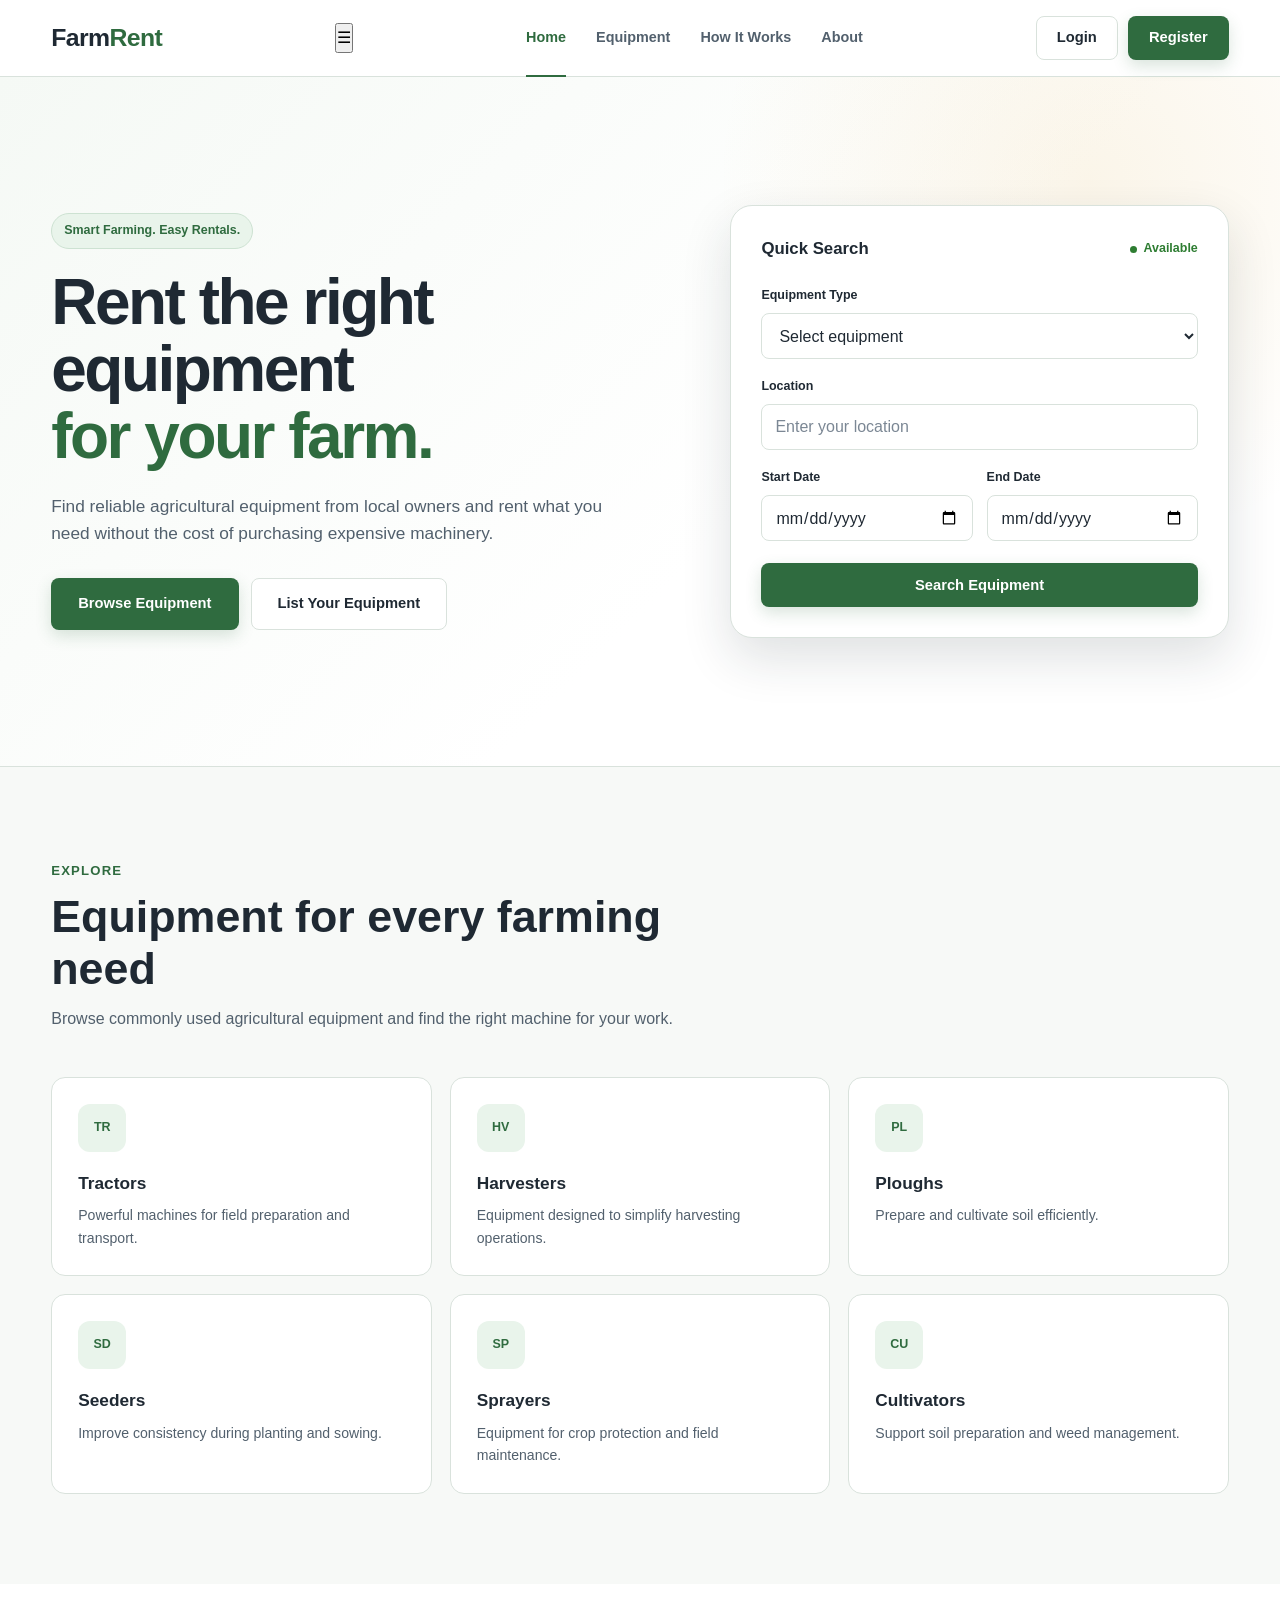
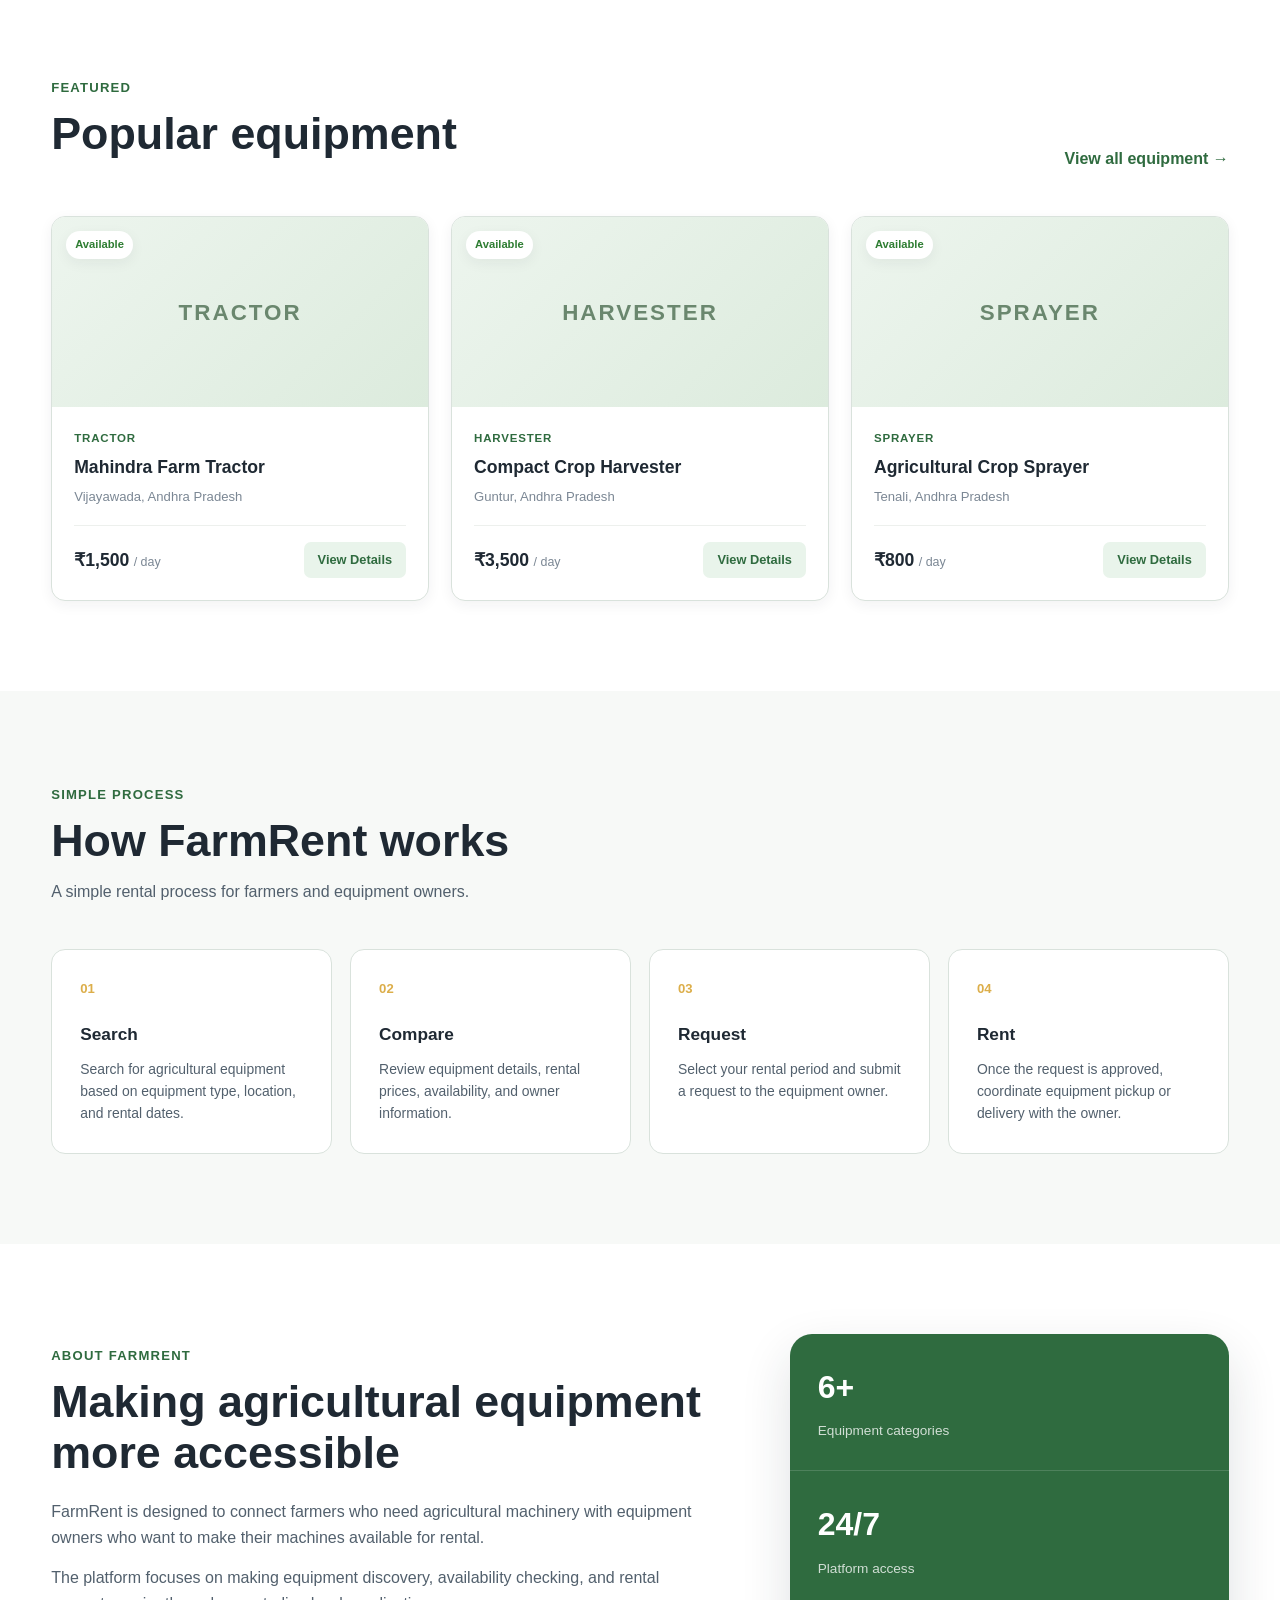
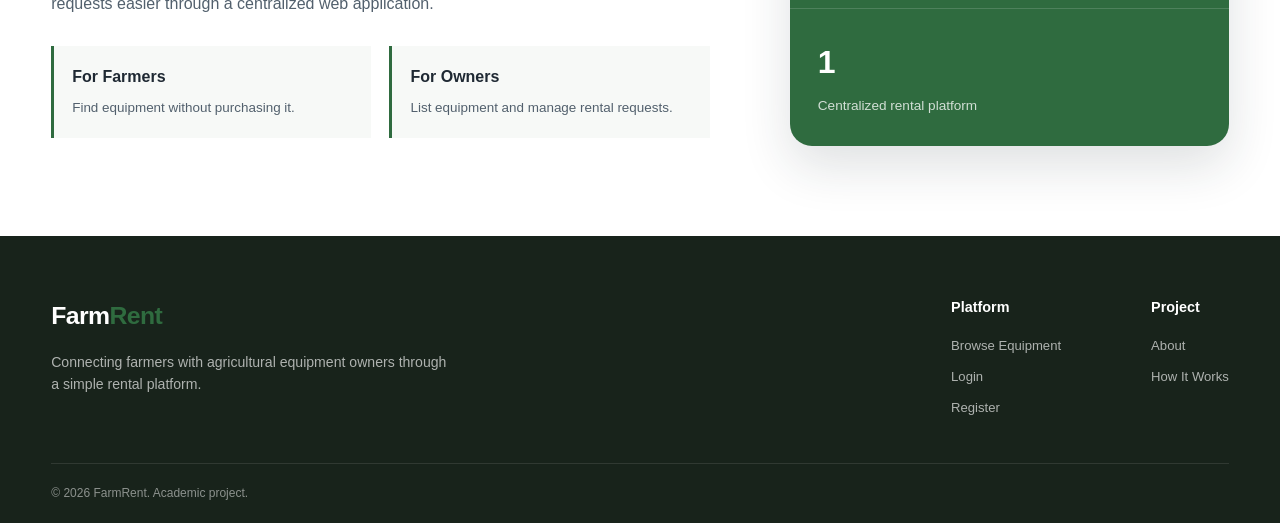
<file: frontend/index.html>
<!DOCTYPE html>
<html lang="en">
<head>
    <meta charset="UTF-8">
    <meta name="viewport" content="width=device-width, initial-scale=1.0">

    <title>FarmRent | Farm Equipment Rental Platform</title>

    <meta
        name="description"
        content="A platform connecting farmers with equipment owners for convenient farm equipment rentals."
    >

    <link rel="stylesheet" href="css/style.css">
</head>

<body>

    <!-- =========================
         Navigation
    ========================== -->

    <header class="navbar">
        <div class="container nav-content">

            <a href="index.html" class="logo">
                Farm<span>Rent</span>
            </a>

            <nav class="nav-links">
                <a href="index.html" class="active">Home</a>
                <a href="equipment.html">Equipment</a>
                <a href="#how-it-works">How It Works</a>
                <a href="#about">About</a>
            </nav>

            <div class="nav-actions">
                <a href="login.html" class="btn btn-outline">Login</a>
                <a href="register.html" class="btn btn-primary">Register</a>
            </div>

        </div>
    </header>


    <!-- =========================
         Hero Section
    ========================== -->

    <main>

        <section class="hero">
            <div class="container hero-content">

                <div class="hero-text">

                    <span class="hero-badge">
                        Smart Farming. Easy Rentals.
                    </span>

                    <h1>
                        Rent the right equipment
                        <span>for your farm.</span>
                    </h1>

                    <p>
                        Find reliable agricultural equipment from local owners
                        and rent what you need without the cost of purchasing
                        expensive machinery.
                    </p>

                    <div class="hero-actions">
                        <a href="equipment.html" class="btn btn-primary btn-large">
                            Browse Equipment
                        </a>

                        <a href="register.html" class="btn btn-outline btn-large">
                            List Your Equipment
                        </a>
                    </div>

                </div>

                <div class="hero-card">

                    <div class="hero-card-header">
                        <span>Quick Search</span>
                        <span class="status-dot">Available</span>
                    </div>

                    <form id="quickSearchForm" class="search-form">

                        <div class="form-group">
                            <label for="equipmentType">
                                Equipment Type
                            </label>

                            <select id="equipmentType" name="equipmentType">
                                <option value="">Select equipment</option>
                                <option value="tractor">Tractor</option>
                                <option value="harvester">Harvester</option>
                                <option value="plough">Plough</option>
                                <option value="seeder">Seeder</option>
                                <option value="sprayer">Sprayer</option>
                                <option value="cultivator">Cultivator</option>
                            </select>
                        </div>

                        <div class="form-group">
                            <label for="location">
                                Location
                            </label>

                            <input
                                type="text"
                                id="location"
                                name="location"
                                placeholder="Enter your location"
                            >
                        </div>

                        <div class="search-row">

                            <div class="form-group">
                                <label for="startDate">
                                    Start Date
                                </label>

                                <input
                                    type="date"
                                    id="startDate"
                                    name="startDate"
                                >
                            </div>

                            <div class="form-group">
                                <label for="endDate">
                                    End Date
                                </label>

                                <input
                                    type="date"
                                    id="endDate"
                                    name="endDate"
                                >
                            </div>

                        </div>

                        <button
                            type="submit"
                            class="btn btn-primary search-button"
                        >
                            Search Equipment
                        </button>

                    </form>

                </div>

            </div>
        </section>


        <!-- =========================
             Categories
        ========================== -->

        <section class="categories section">
            <div class="container">

                <div class="section-heading">
                    <span class="section-label">Explore</span>

                    <h2>
                        Equipment for every farming need
                    </h2>

                    <p>
                        Browse commonly used agricultural equipment and
                        find the right machine for your work.
                    </p>
                </div>

                <div class="category-grid">

                    <a href="equipment.html?category=tractor"
                       class="category-card">
                        <div class="category-icon">TR</div>
                        <h3>Tractors</h3>
                        <p>Powerful machines for field preparation and transport.</p>
                    </a>

                    <a href="equipment.html?category=harvester"
                       class="category-card">
                        <div class="category-icon">HV</div>
                        <h3>Harvesters</h3>
                        <p>Equipment designed to simplify harvesting operations.</p>
                    </a>

                    <a href="equipment.html?category=plough"
                       class="category-card">
                        <div class="category-icon">PL</div>
                        <h3>Ploughs</h3>
                        <p>Prepare and cultivate soil efficiently.</p>
                    </a>

                    <a href="equipment.html?category=seeder"
                       class="category-card">
                        <div class="category-icon">SD</div>
                        <h3>Seeders</h3>
                        <p>Improve consistency during planting and sowing.</p>
                    </a>

                    <a href="equipment.html?category=sprayer"
                       class="category-card">
                        <div class="category-icon">SP</div>
                        <h3>Sprayers</h3>
                        <p>Equipment for crop protection and field maintenance.</p>
                    </a>

                    <a href="equipment.html?category=cultivator"
                       class="category-card">
                        <div class="category-icon">CU</div>
                        <h3>Cultivators</h3>
                        <p>Support soil preparation and weed management.</p>
                    </a>

                </div>

            </div>
        </section>


        <!-- =========================
             Featured Equipment
        ========================== -->

        <section class="featured section">
            <div class="container">

                <div class="section-heading section-heading-row">

                    <div>
                        <span class="section-label">Featured</span>

                        <h2>
                            Popular equipment
                        </h2>
                    </div>

                    <a href="equipment.html" class="text-link">
                        View all equipment →
                    </a>

                </div>

                <div class="equipment-grid">

                    <article class="equipment-card">

                        <div class="equipment-image">
                            <span class="equipment-tag">
                                Available
                            </span>

                            <div class="equipment-placeholder">
                                TRACTOR
                            </div>
                        </div>

                        <div class="equipment-info">

                            <div class="equipment-category">
                                Tractor
                            </div>

                            <h3>
                                Mahindra Farm Tractor
                            </h3>

                            <p class="equipment-location">
                                Vijayawada, Andhra Pradesh
                            </p>

                            <div class="equipment-footer">

                                <div>
                                    <strong>₹1,500</strong>
                                    <span>/ day</span>
                                </div>

                                <a
                                    href="equipment-details.html?id=tractor-001"
                                    class="small-btn"
                                >
                                    View Details
                                </a>

                            </div>

                        </div>

                    </article>


                    <article class="equipment-card">

                        <div class="equipment-image">
                            <span class="equipment-tag">
                                Available
                            </span>

                            <div class="equipment-placeholder">
                                HARVESTER
                            </div>
                        </div>

                        <div class="equipment-info">

                            <div class="equipment-category">
                                Harvester
                            </div>

                            <h3>
                                Compact Crop Harvester
                            </h3>

                            <p class="equipment-location">
                                Guntur, Andhra Pradesh
                            </p>

                            <div class="equipment-footer">

                                <div>
                                    <strong>₹3,500</strong>
                                    <span>/ day</span>
                                </div>

                                <a
                                    href="equipment-details.html?id=harvester-001"
                                    class="small-btn"
                                >
                                    View Details
                                </a>

                            </div>

                        </div>

                    </article>


                    <article class="equipment-card">

                        <div class="equipment-image">
                            <span class="equipment-tag">
                                Available
                            </span>

                            <div class="equipment-placeholder">
                                SPRAYER
                            </div>
                        </div>

                        <div class="equipment-info">

                            <div class="equipment-category">
                                Sprayer
                            </div>

                            <h3>
                                Agricultural Crop Sprayer
                            </h3>

                            <p class="equipment-location">
                                Tenali, Andhra Pradesh
                            </p>

                            <div class="equipment-footer">

                                <div>
                                    <strong>₹800</strong>
                                    <span>/ day</span>
                                </div>

                                <a
                                    href="equipment-details.html?id=sprayer-001"
                                    class="small-btn"
                                >
                                    View Details
                                </a>

                            </div>

                        </div>

                    </article>

                </div>

            </div>
        </section>


        <!-- =========================
             How It Works
        ========================== -->

        <section id="how-it-works" class="how-it-works section">

            <div class="container">

                <div class="section-heading">
                    <span class="section-label">Simple Process</span>

                    <h2>
                        How FarmRent works
                    </h2>

                    <p>
                        A simple rental process for farmers and equipment owners.
                    </p>
                </div>

                <div class="steps-grid">

                    <div class="step-card">
                        <span class="step-number">01</span>

                        <h3>Search</h3>

                        <p>
                            Search for agricultural equipment based on
                            equipment type, location, and rental dates.
                        </p>
                    </div>

                    <div class="step-card">
                        <span class="step-number">02</span>

                        <h3>Compare</h3>

                        <p>
                            Review equipment details, rental prices,
                            availability, and owner information.
                        </p>
                    </div>

                    <div class="step-card">
                        <span class="step-number">03</span>

                        <h3>Request</h3>

                        <p>
                            Select your rental period and submit a
                            request to the equipment owner.
                        </p>
                    </div>

                    <div class="step-card">
                        <span class="step-number">04</span>

                        <h3>Rent</h3>

                        <p>
                            Once the request is approved, coordinate
                            equipment pickup or delivery with the owner.
                        </p>
                    </div>

                </div>

            </div>

        </section>


        <!-- =========================
             About
        ========================== -->

        <section id="about" class="about section">

            <div class="container about-content">

                <div class="about-text">

                    <span class="section-label">
                        About FarmRent
                    </span>

                    <h2>
                        Making agricultural equipment more accessible
                    </h2>

                    <p>
                        FarmRent is designed to connect farmers who need
                        agricultural machinery with equipment owners who
                        want to make their machines available for rental.
                    </p>

                    <p>
                        The platform focuses on making equipment discovery,
                        availability checking, and rental requests easier
                        through a centralized web application.
                    </p>

                    <div class="about-points">

                        <div>
                            <strong>For Farmers</strong>
                            <span>Find equipment without purchasing it.</span>
                        </div>

                        <div>
                            <strong>For Owners</strong>
                            <span>List equipment and manage rental requests.</span>
                        </div>

                    </div>

                </div>

                <div class="about-card">

                    <div class="about-stat">
                        <strong>6+</strong>
                        <span>Equipment categories</span>
                    </div>

                    <div class="about-stat">
                        <strong>24/7</strong>
                        <span>Platform access</span>
                    </div>

                    <div class="about-stat">
                        <strong>1</strong>
                        <span>Centralized rental platform</span>
                    </div>

                </div>

            </div>

        </section>

    </main>


    <!-- =========================
         Footer
    ========================== -->

    <footer class="footer">

        <div class="container footer-content">

            <div class="footer-brand">

                <a href="index.html" class="logo">
                    Farm<span>Rent</span>
                </a>

                <p>
                    Connecting farmers with agricultural equipment owners
                    through a simple rental platform.
                </p>

            </div>

            <div class="footer-links">

                <div>
                    <h4>Platform</h4>
                    <a href="equipment.html">Browse Equipment</a>
                    <a href="login.html">Login</a>
                    <a href="register.html">Register</a>
                </div>

                <div>
                    <h4>Project</h4>
                    <a href="#about">About</a>
                    <a href="#how-it-works">How It Works</a>
                </div>

            </div>

        </div>

        <div class="container footer-bottom">
            <p>
                © 2026 FarmRent. Academic project.
            </p>
        </div>

    </footer>


    <script src="js/app.js"></script>

</body>
</html>
</file>
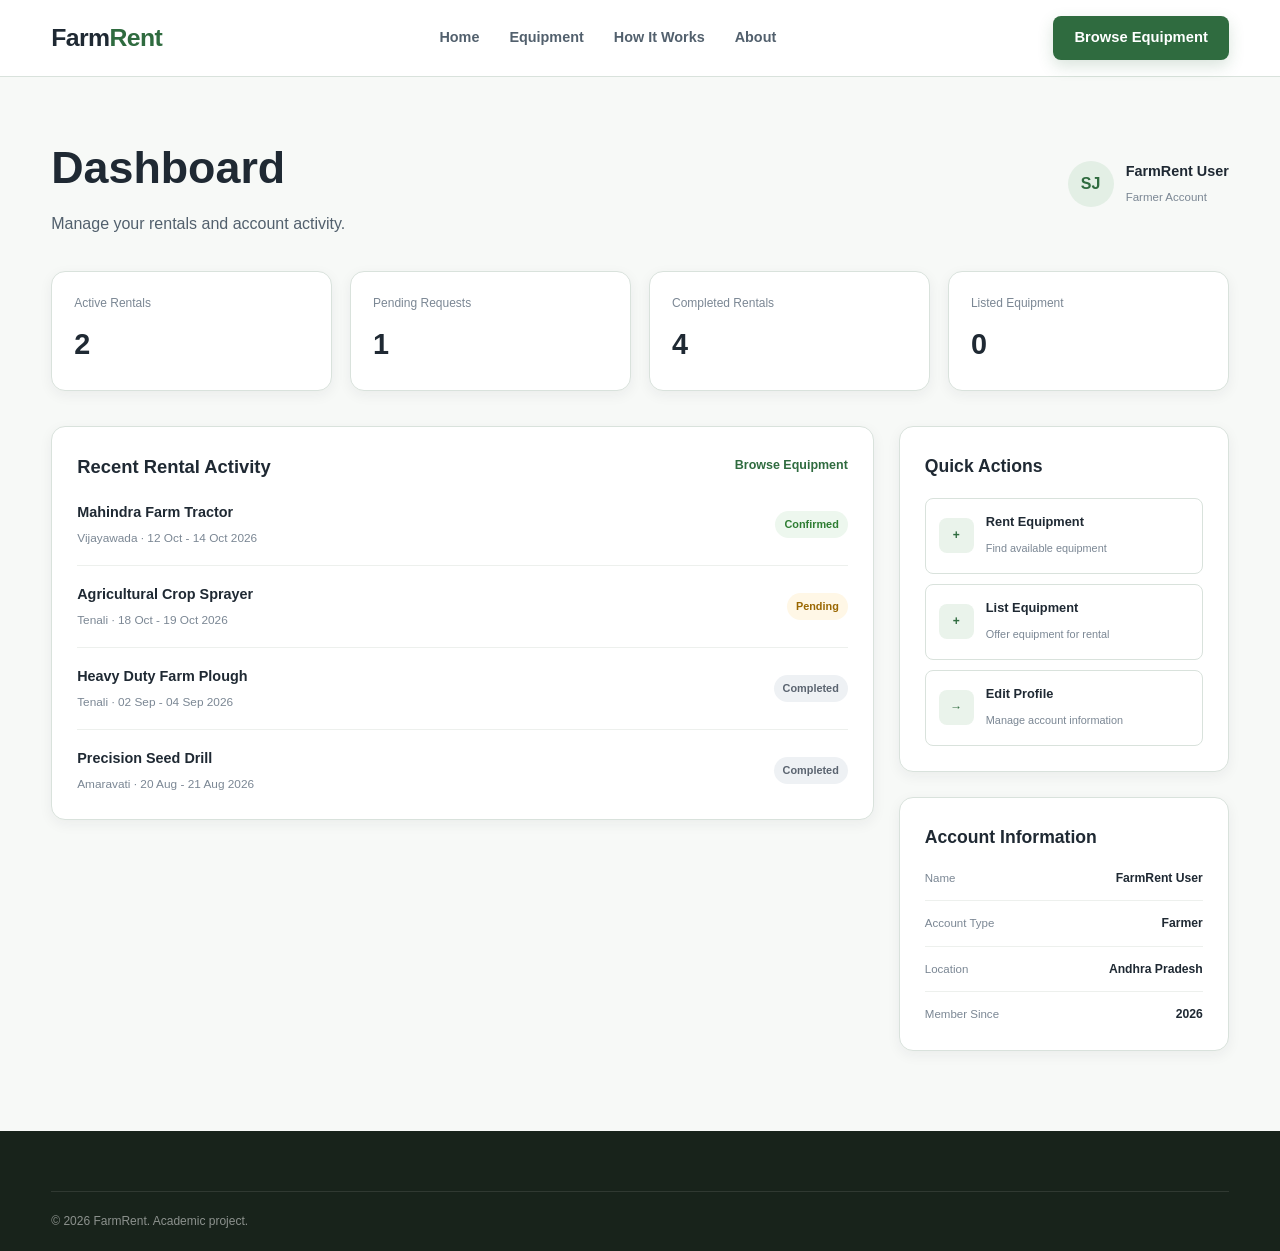
<file: frontend/dashboard.html>
<!DOCTYPE html>
<html lang="en">
<head>
    <meta charset="UTF-8">
    <meta name="viewport" content="width=device-width, initial-scale=1.0">

    <title>Dashboard | FarmRent</title>

    <meta
        name="description"
        content="Manage your FarmRent rentals, equipment listings and account activity."
    >

    <link rel="stylesheet" href="css/style.css">

    <style>
        .dashboard-page {
            padding: 55px 0 80px;
            background: var(--background-soft);
            min-height: calc(100vh - 80px);
        }

        .dashboard-header {
            display: flex;
            align-items: center;
            justify-content: space-between;
            gap: 20px;
            margin-bottom: 35px;
        }

        .dashboard-header h1 {
            margin-bottom: 7px;
            font-size: clamp(2rem, 4vw, 2.8rem);
        }

        .dashboard-header p {
            color: var(--text-medium);
        }

        .user-badge {
            display: flex;
            align-items: center;
            gap: 12px;
        }

        .avatar {
            width: 46px;
            height: 46px;

            display: flex;
            align-items: center;
            justify-content: center;

            border-radius: 50%;

            background: #e3efe5;
            color: var(--primary);

            font-weight: 800;
        }

        .user-info strong {
            display: block;
            font-size: 0.9rem;
        }

        .user-info span {
            color: var(--text-light);
            font-size: 0.72rem;
        }

        .dashboard-stats {
            display: grid;
            grid-template-columns: repeat(4, 1fr);
            gap: 18px;
            margin-bottom: 35px;
        }

        .stat-card {
            padding: 22px;

            border: 1px solid var(--border);
            border-radius: var(--radius-md);

            background: #ffffff;
            box-shadow: var(--shadow-sm);
        }

        .stat-label {
            margin-bottom: 8px;

            color: var(--text-light);
            font-size: 0.75rem;
        }

        .stat-value {
            color: var(--text-dark);
            font-size: 1.8rem;
            font-weight: 800;
        }

        .dashboard-layout {
            display: grid;
            grid-template-columns: 1fr 330px;
            gap: 25px;
            align-items: start;
        }

        .dashboard-card {
            padding: 25px;

            border: 1px solid var(--border);
            border-radius: var(--radius-md);

            background: #ffffff;
            box-shadow: var(--shadow-sm);
        }

        .card-heading {
            display: flex;
            align-items: center;
            justify-content: space-between;

            margin-bottom: 20px;
        }

        .card-heading h2 {
            font-size: 1.15rem;
        }

        .view-link {
            color: var(--primary);
            font-size: 0.78rem;
            font-weight: 700;
            text-decoration: none;
        }

        .view-link:hover {
            text-decoration: underline;
        }

        .rental-item {
            display: flex;
            align-items: center;
            justify-content: space-between;
            gap: 15px;

            padding: 17px 0;

            border-bottom: 1px solid #edf0ed;
        }

        .rental-item:last-child {
            border-bottom: none;
            padding-bottom: 0;
        }

        .rental-item:first-child {
            padding-top: 0;
        }

        .rental-info h3 {
            margin-bottom: 5px;
            font-size: 0.9rem;
        }

        .rental-info p {
            color: var(--text-light);
            font-size: 0.74rem;
        }

        .status {
            display: inline-flex;
            align-items: center;

            padding: 5px 9px;

            border-radius: 999px;

            font-size: 0.68rem;
            font-weight: 700;
        }

        .status.pending {
            background: #fff7e6;
            color: #9a6700;
        }

        .status.confirmed {
            background: #edf7ee;
            color: var(--success);
        }

        .status.completed {
            background: #eef1f4;
            color: #5b6470;
        }

        .side-section {
            margin-bottom: 25px;
        }

        .side-section:last-child {
            margin-bottom: 0;
        }

        .side-section h2 {
            margin-bottom: 18px;
            font-size: 1.1rem;
        }

        .quick-actions {
            display: grid;
            gap: 10px;
        }

        .quick-action {
            display: flex;
            align-items: center;
            gap: 12px;

            padding: 13px;

            border: 1px solid var(--border);
            border-radius: var(--radius-sm);

            color: var(--text-dark);
            text-decoration: none;

            transition:
                border-color var(--transition),
                background var(--transition);
        }

        .quick-action:hover {
            border-color: var(--primary);
            background: #f6faf6;
        }

        .action-icon {
            width: 35px;
            height: 35px;

            display: flex;
            align-items: center;
            justify-content: center;

            border-radius: 8px;

            background: #eaf3eb;
            color: var(--primary);

            font-size: 0.75rem;
            font-weight: 800;
        }

        .quick-action strong {
            display: block;
            margin-bottom: 2px;
            font-size: 0.8rem;
        }

        .quick-action span {
            color: var(--text-light);
            font-size: 0.68rem;
        }

        .profile-list {
            display: grid;
            gap: 13px;
        }

        .profile-row {
            display: flex;
            justify-content: space-between;
            gap: 15px;

            padding-bottom: 12px;

            border-bottom: 1px solid #edf0ed;
        }

        .profile-row:last-child {
            padding-bottom: 0;
            border-bottom: none;
        }

        .profile-row span {
            color: var(--text-light);
            font-size: 0.72rem;
        }

        .profile-row strong {
            color: var(--text-dark);
            font-size: 0.76rem;
            text-align: right;
        }

        .empty-state {
            padding: 30px 15px;

            color: var(--text-light);
            text-align: center;

            font-size: 0.8rem;
        }

        @media (max-width: 950px) {
            .dashboard-stats {
                grid-template-columns: repeat(2, 1fr);
            }

            .dashboard-layout {
                grid-template-columns: 1fr;
            }
        }

        @media (max-width: 650px) {
            .dashboard-header {
                align-items: flex-start;
                flex-direction: column;
            }

            .dashboard-stats {
                grid-template-columns: 1fr 1fr;
            }

            .rental-item {
                align-items: flex-start;
                flex-direction: column;
            }
        }

        @media (max-width: 450px) {
            .dashboard-stats {
                grid-template-columns: 1fr;
            }

            .dashboard-card {
                padding: 20px;
            }
        }
    </style>
</head>

<body>

    <!-- =========================
         Navigation
    ========================== -->

    <header class="navbar">

        <div class="container nav-content">

            <a href="index.html" class="logo">
                Farm<span>Rent</span>
            </a>

            <nav class="nav-links">
                <a href="index.html">Home</a>

                <a href="equipment.html">
                    Equipment
                </a>

                <a href="index.html#how-it-works">
                    How It Works
                </a>

                <a href="index.html#about">
                    About
                </a>
            </nav>

            <div class="nav-actions">

                <a
                    href="equipment.html"
                    class="btn btn-primary"
                >
                    Browse Equipment
                </a>

            </div>

        </div>

    </header>


    <!-- =========================
         Dashboard
    ========================== -->

    <main class="dashboard-page">

        <div class="container">

            <!-- Header -->

            <section class="dashboard-header">

                <div>

                    <h1>
                        Dashboard
                    </h1>

                    <p>
                        Manage your rentals and account activity.
                    </p>

                </div>


                <div class="user-badge">

                    <div class="avatar">
                        SJ
                    </div>

                    <div class="user-info">

                        <strong>
                            FarmRent User
                        </strong>

                        <span>
                            Farmer Account
                        </span>

                    </div>

                </div>

            </section>


            <!-- Statistics -->

            <section class="dashboard-stats">

                <div class="stat-card">

                    <div class="stat-label">
                        Active Rentals
                    </div>

                    <div class="stat-value">
                        2
                    </div>

                </div>


                <div class="stat-card">

                    <div class="stat-label">
                        Pending Requests
                    </div>

                    <div class="stat-value">
                        1
                    </div>

                </div>


                <div class="stat-card">

                    <div class="stat-label">
                        Completed Rentals
                    </div>

                    <div class="stat-value">
                        4
                    </div>

                </div>


                <div class="stat-card">

                    <div class="stat-label">
                        Listed Equipment
                    </div>

                    <div class="stat-value">
                        0
                    </div>

                </div>

            </section>


            <!-- Dashboard Content -->

            <div class="dashboard-layout">

                <!-- Rental Activity -->

                <section class="dashboard-card">

                    <div class="card-heading">

                        <h2>
                            Recent Rental Activity
                        </h2>

                        <a
                            href="equipment.html"
                            class="view-link"
                        >
                            Browse Equipment
                        </a>

                    </div>


                    <div class="rental-list">

                        <div class="rental-item">

                            <div class="rental-info">

                                <h3>
                                    Mahindra Farm Tractor
                                </h3>

                                <p>
                                    Vijayawada ·
                                    12 Oct - 14 Oct 2026
                                </p>

                            </div>

                            <span class="status confirmed">
                                Confirmed
                            </span>

                        </div>


                        <div class="rental-item">

                            <div class="rental-info">

                                <h3>
                                    Agricultural Crop Sprayer
                                </h3>

                                <p>
                                    Tenali ·
                                    18 Oct - 19 Oct 2026
                                </p>

                            </div>

                            <span class="status pending">
                                Pending
                            </span>

                        </div>


                        <div class="rental-item">

                            <div class="rental-info">

                                <h3>
                                    Heavy Duty Farm Plough
                                </h3>

                                <p>
                                    Tenali ·
                                    02 Sep - 04 Sep 2026
                                </p>

                            </div>

                            <span class="status completed">
                                Completed
                            </span>

                        </div>


                        <div class="rental-item">

                            <div class="rental-info">

                                <h3>
                                    Precision Seed Drill
                                </h3>

                                <p>
                                    Amaravati ·
                                    20 Aug - 21 Aug 2026
                                </p>

                            </div>

                            <span class="status completed">
                                Completed
                            </span>

                        </div>

                    </div>

                </section>


                <!-- Sidebar -->

                <aside>

                    <!-- Quick Actions -->

                    <section class="dashboard-card side-section">

                        <h2>
                            Quick Actions
                        </h2>

                        <div class="quick-actions">

                            <a
                                href="equipment.html"
                                class="quick-action"
                            >

                                <div class="action-icon">
                                    +
                                </div>

                                <div>

                                    <strong>
                                        Rent Equipment
                                    </strong>

                                    <span>
                                        Find available equipment
                                    </span>

                                </div>

                            </a>


                            <a
                                href="#"
                                class="quick-action"
                                id="listEquipmentAction"
                            >

                                <div class="action-icon">
                                    +
                                </div>

                                <div>

                                    <strong>
                                        List Equipment
                                    </strong>

                                    <span>
                                        Offer equipment for rental
                                    </span>

                                </div>

                            </a>


                            <a
                                href="#"
                                class="quick-action"
                                id="profileAction"
                            >

                                <div class="action-icon">
                                    →
                                </div>

                                <div>

                                    <strong>
                                        Edit Profile
                                    </strong>

                                    <span>
                                        Manage account information
                                    </span>

                                </div>

                            </a>

                        </div>

                    </section>


                    <!-- Profile -->

                    <section class="dashboard-card side-section">

                        <h2>
                            Account Information
                        </h2>

                        <div class="profile-list">

                            <div class="profile-row">

                                <span>
                                    Name
                                </span>

                                <strong>
                                    FarmRent User
                                </strong>

                            </div>


                            <div class="profile-row">

                                <span>
                                    Account Type
                                </span>

                                <strong>
                                    Farmer
                                </strong>

                            </div>


                            <div class="profile-row">

                                <span>
                                    Location
                                </span>

                                <strong>
                                    Andhra Pradesh
                                </strong>

                            </div>


                            <div class="profile-row">

                                <span>
                                    Member Since
                                </span>

                                <strong>
                                    2026
                                </strong>

                            </div>

                        </div>

                    </section>

                </aside>

            </div>

        </div>

    </main>


    <!-- =========================
         Footer
    ========================== -->

    <footer class="footer">

        <div class="container footer-bottom">

            <p>
                © 2026 FarmRent. Academic project.
            </p>

        </div>

    </footer>


    <script src="js/dashboard.js"></script>

</body>
</html>
</file>
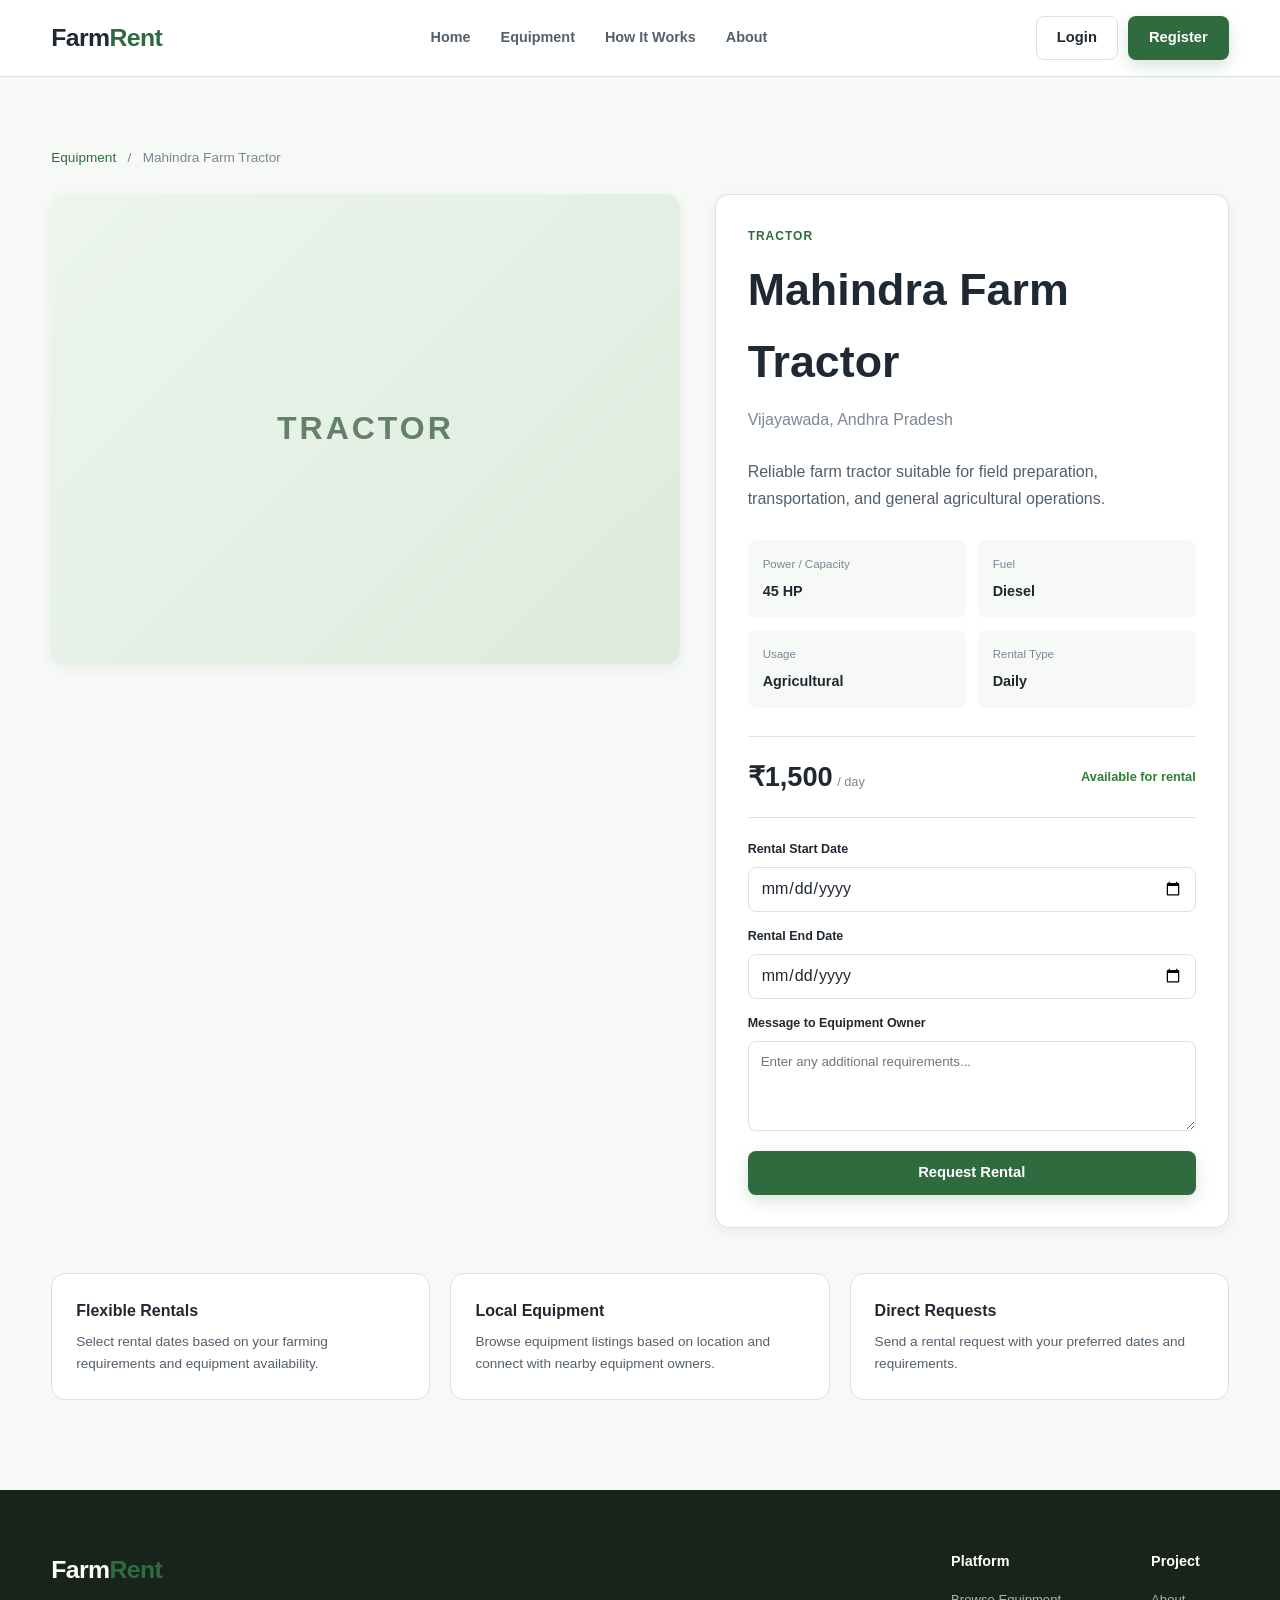
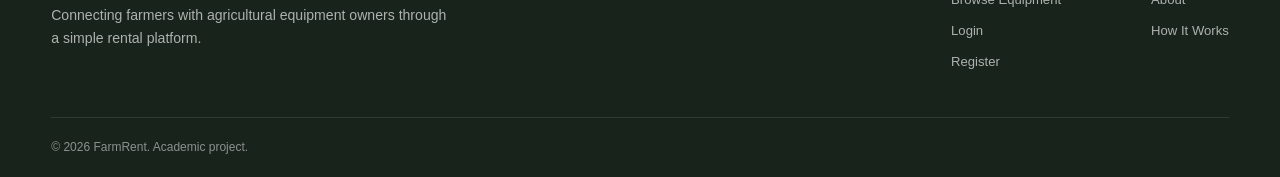
<file: frontend/equipment-details.html>
<!DOCTYPE html>
<html lang="en">
<head>
    <meta charset="UTF-8">
    <meta name="viewport" content="width=device-width, initial-scale=1.0">

    <title>Equipment Details | FarmRent</title>

    <meta
        name="description"
        content="View agricultural equipment details and request a rental through FarmRent."
    >

    <link rel="stylesheet" href="css/style.css">

    <style>
        .details-page {
            padding: 70px 0 90px;
            background: var(--background-soft);
        }

        .breadcrumb {
            margin-bottom: 25px;
            color: var(--text-light);
            font-size: 0.85rem;
        }

        .breadcrumb a {
            color: var(--primary);
            text-decoration: none;
        }

        .details-layout {
            display: grid;
            grid-template-columns: 1.1fr 0.9fr;
            gap: 35px;
            align-items: start;
        }

        .equipment-image {
            min-height: 470px;

            display: flex;
            align-items: center;
            justify-content: center;

            border-radius: var(--radius-md);

            background:
                linear-gradient(
                    135deg,
                    #edf5ee,
                    #dcebdd
                );

            box-shadow: var(--shadow-sm);
        }

        .equipment-image span {
            color: #648067;
            font-size: 2rem;
            font-weight: 800;
            letter-spacing: 3px;
        }

        .details-card {
            padding: 32px;

            border: 1px solid var(--border);
            border-radius: var(--radius-md);

            background: #ffffff;
            box-shadow: var(--shadow-sm);
        }

        .details-type {
            margin-bottom: 8px;

            color: var(--primary);

            font-size: 0.75rem;
            font-weight: 800;

            text-transform: uppercase;
            letter-spacing: 1px;
        }

        .details-card h1 {
            margin-bottom: 10px;
            font-size: clamp(2rem, 4vw, 2.8rem);
        }

        .details-location {
            margin-bottom: 25px;
            color: var(--text-light);
        }

        .details-description {
            margin-bottom: 28px;
            color: var(--text-medium);
            line-height: 1.7;
        }

        .specifications {
            display: grid;
            grid-template-columns: 1fr 1fr;
            gap: 12px;

            margin-bottom: 28px;
        }

        .specification {
            padding: 15px;

            border-radius: var(--radius-sm);
            background: var(--background-soft);
        }

        .specification span {
            display: block;
            margin-bottom: 4px;

            color: var(--text-light);
            font-size: 0.72rem;
        }

        .specification strong {
            color: var(--text-dark);
            font-size: 0.9rem;
        }

        .rental-box {
            display: flex;
            align-items: center;
            justify-content: space-between;

            margin-bottom: 22px;
            padding: 18px 0;

            border-top: 1px solid var(--border);
            border-bottom: 1px solid var(--border);
        }

        .rental-price strong {
            font-size: 1.7rem;
        }

        .rental-price span {
            color: var(--text-light);
            font-size: 0.8rem;
        }

        .availability-status {
            color: var(--success);
            font-size: 0.8rem;
            font-weight: 700;
        }

        .rental-form {
            display: grid;
            gap: 15px;
        }

        .form-group {
            display: flex;
            flex-direction: column;
            gap: 7px;
        }

        .form-group label {
            color: var(--text-dark);
            font-size: 0.78rem;
            font-weight: 700;
        }

        .form-group input,
        .form-group textarea {
            width: 100%;

            padding: 12px;

            border: 1px solid var(--border);
            border-radius: var(--radius-sm);

            outline: none;
            font-family: inherit;
        }

        .form-group input {
            height: 45px;
        }

        .form-group textarea {
            min-height: 90px;
            resize: vertical;
        }

        .form-group input:focus,
        .form-group textarea:focus {
            border-color: var(--primary);
            box-shadow: 0 0 0 3px rgba(47, 107, 63, 0.1);
        }

        .request-button {
            width: 100%;
            margin-top: 5px;
        }

        .form-message {
            display: none;

            padding: 12px;

            border-radius: var(--radius-sm);

            background: #edf7ee;
            color: var(--success);

            font-size: 0.82rem;
        }

        .form-message.show {
            display: block;
        }

        .info-section {
            margin-top: 45px;
        }

        .info-grid {
            display: grid;
            grid-template-columns: repeat(3, 1fr);
            gap: 20px;
        }

        .info-card {
            padding: 24px;

            border: 1px solid var(--border);
            border-radius: var(--radius-md);

            background: #ffffff;
        }

        .info-card h3 {
            margin-bottom: 8px;
            font-size: 1rem;
        }

        .info-card p {
            color: var(--text-medium);
            font-size: 0.85rem;
            line-height: 1.6;
        }

        @media (max-width: 850px) {
            .details-layout {
                grid-template-columns: 1fr;
            }

            .equipment-image {
                min-height: 320px;
            }

            .info-grid {
                grid-template-columns: 1fr;
            }
        }

        @media (max-width: 500px) {
            .details-card {
                padding: 22px;
            }

            .specifications {
                grid-template-columns: 1fr;
            }

            .rental-box {
                align-items: flex-start;
                flex-direction: column;
                gap: 8px;
            }
        }
    </style>
</head>

<body>

    <!-- =========================
         Navigation
    ========================== -->

    <header class="navbar">

        <div class="container nav-content">

            <a href="index.html" class="logo">
                Farm<span>Rent</span>
            </a>

            <nav class="nav-links">
                <a href="index.html">Home</a>
                <a href="equipment.html">Equipment</a>
                <a href="index.html#how-it-works">How It Works</a>
                <a href="index.html#about">About</a>
            </nav>

            <div class="nav-actions">

                <a href="login.html" class="btn btn-outline">
                    Login
                </a>

                <a href="register.html" class="btn btn-primary">
                    Register
                </a>

            </div>

        </div>

    </header>


    <!-- =========================
         Details Page
    ========================== -->

    <main class="details-page">

        <div class="container">

            <div class="breadcrumb">
                <a href="equipment.html">
                    Equipment
                </a>
                &nbsp; / &nbsp;
                <span id="breadcrumbName">
                    Equipment Details
                </span>
            </div>


            <section class="details-layout">

                <!-- Equipment Visual -->

                <div class="equipment-image">

                    <span id="equipmentVisual">
                        EQUIPMENT
                    </span>

                </div>


                <!-- Details -->

                <div class="details-card">

                    <div
                        id="equipmentType"
                        class="details-type"
                    >
                        Agricultural Equipment
                    </div>

                    <h1 id="equipmentName">
                        Mahindra Farm Tractor
                    </h1>

                    <p
                        id="equipmentLocation"
                        class="details-location"
                    >
                        Vijayawada, Andhra Pradesh
                    </p>

                    <p
                        id="equipmentDescription"
                        class="details-description"
                    >
                        Reliable agricultural equipment available for
                        short-term rental. Suitable for regular farm
                        preparation and field operations.
                    </p>


                    <!-- Specifications -->

                    <div class="specifications">

                        <div class="specification">

                            <span>
                                Power / Capacity
                            </span>

                            <strong id="equipmentPower">
                                45 HP
                            </strong>

                        </div>

                        <div class="specification">

                            <span>
                                Fuel
                            </span>

                            <strong id="equipmentFuel">
                                Diesel
                            </strong>

                        </div>

                        <div class="specification">

                            <span>
                                Usage
                            </span>

                            <strong id="equipmentUsage">
                                Agricultural
                            </strong>

                        </div>

                        <div class="specification">

                            <span>
                                Rental Type
                            </span>

                            <strong>
                                Daily
                            </strong>

                        </div>

                    </div>


                    <!-- Rental Information -->

                    <div class="rental-box">

                        <div class="rental-price">

                            <strong id="equipmentPrice">
                                ₹1,500
                            </strong>

                            <span>
                                / day
                            </span>

                        </div>

                        <div class="availability-status">
                            Available for rental
                        </div>

                    </div>


                    <!-- Rental Request Form -->

                    <form
                        id="rentalForm"
                        class="rental-form"
                    >

                        <div class="form-group">

                            <label for="startDate">
                                Rental Start Date
                            </label>

                            <input
                                type="date"
                                id="startDate"
                                required
                            >

                        </div>


                        <div class="form-group">

                            <label for="endDate">
                                Rental End Date
                            </label>

                            <input
                                type="date"
                                id="endDate"
                                required
                            >

                        </div>


                        <div class="form-group">

                            <label for="message">
                                Message to Equipment Owner
                            </label>

                            <textarea
                                id="message"
                                placeholder="Enter any additional requirements..."
                            ></textarea>

                        </div>


                        <div
                            id="formMessage"
                            class="form-message"
                        >
                            Rental request submitted successfully.
                        </div>


                        <button
                            type="submit"
                            class="btn btn-primary request-button"
                        >
                            Request Rental
                        </button>

                    </form>

                </div>

            </section>


            <!-- =========================
                 Information
            ========================== -->

            <section class="info-section">

                <div class="info-grid">

                    <div class="info-card">

                        <h3>
                            Flexible Rentals
                        </h3>

                        <p>
                            Select rental dates based on your farming
                            requirements and equipment availability.
                        </p>

                    </div>


                    <div class="info-card">

                        <h3>
                            Local Equipment
                        </h3>

                        <p>
                            Browse equipment listings based on location
                            and connect with nearby equipment owners.
                        </p>

                    </div>


                    <div class="info-card">

                        <h3>
                            Direct Requests
                        </h3>

                        <p>
                            Send a rental request with your preferred
                            dates and requirements.
                        </p>

                    </div>

                </div>

            </section>

        </div>

    </main>


    <!-- =========================
         Footer
    ========================== -->

    <footer class="footer">

        <div class="container footer-content">

            <div class="footer-brand">

                <a href="index.html" class="logo">
                    Farm<span>Rent</span>
                </a>

                <p>
                    Connecting farmers with agricultural equipment
                    owners through a simple rental platform.
                </p>

            </div>


            <div class="footer-links">

                <div>

                    <h4>
                        Platform
                    </h4>

                    <a href="equipment.html">
                        Browse Equipment
                    </a>

                    <a href="login.html">
                        Login
                    </a>

                    <a href="register.html">
                        Register
                    </a>

                </div>


                <div>

                    <h4>
                        Project
                    </h4>

                    <a href="index.html#about">
                        About
                    </a>

                    <a href="index.html#how-it-works">
                        How It Works
                    </a>

                </div>

            </div>

        </div>


        <div class="container footer-bottom">

            <p>
                © 2026 FarmRent. Academic project.
            </p>

        </div>

    </footer>


    <script src="js/equipment-details.js"></script>

</body>
</html>
</file>
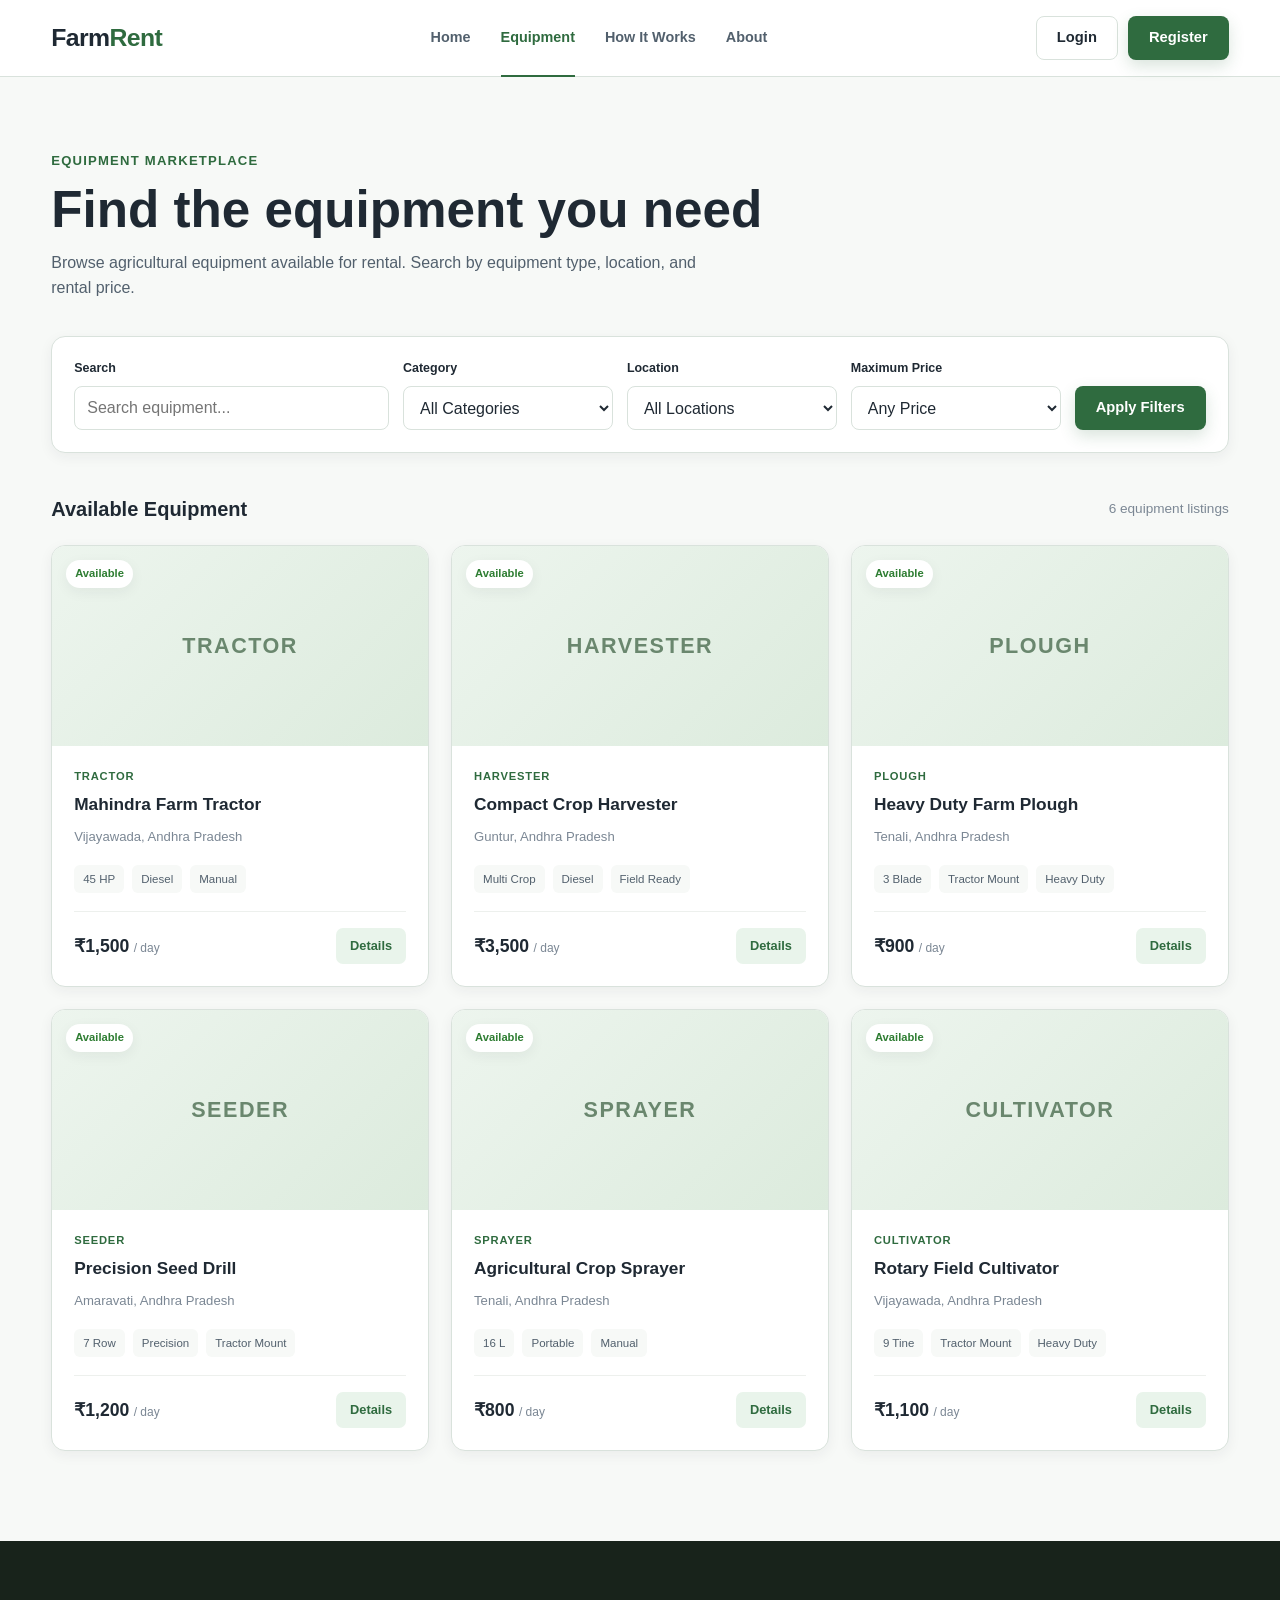
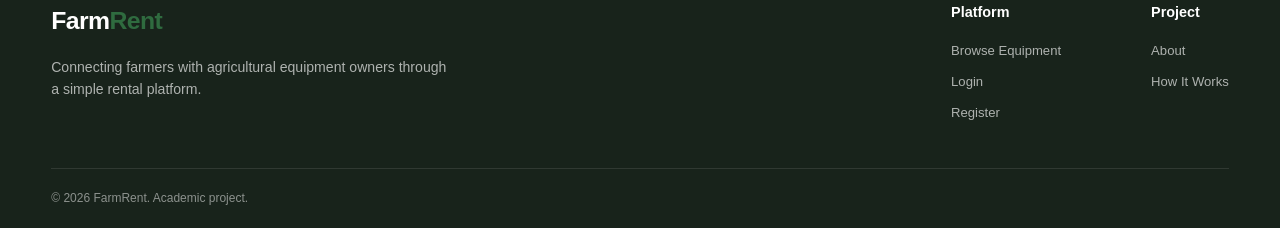
<file: frontend/equipment.html>
<!DOCTYPE html>
<html lang="en">
<head>
    <meta charset="UTF-8">
    <meta name="viewport" content="width=device-width, initial-scale=1.0">

    <title>Equipment | FarmRent</title>

    <meta
        name="description"
        content="Browse and rent agricultural equipment through FarmRent."
    >

    <link rel="stylesheet" href="css/style.css">

    <style>
        /* Equipment page specific styles */

        .equipment-page {
            padding: 70px 0 90px;
            background: var(--background-soft);
        }

        .page-header {
            margin-bottom: 35px;
        }

        .page-header h1 {
            margin-bottom: 10px;
            font-size: clamp(2.2rem, 4vw, 3.2rem);
            line-height: 1.15;
        }

        .page-header p {
            max-width: 650px;
            color: var(--text-medium);
        }

        .filter-panel {
            display: grid;
            grid-template-columns: 1.5fr 1fr 1fr 1fr auto;
            gap: 14px;
            align-items: end;

            margin-bottom: 40px;
            padding: 22px;

            border: 1px solid var(--border);
            border-radius: var(--radius-md);

            background: #ffffff;
            box-shadow: var(--shadow-sm);
        }

        .filter-group {
            display: flex;
            flex-direction: column;
            gap: 7px;
        }

        .filter-group label {
            color: var(--text-dark);
            font-size: 0.78rem;
            font-weight: 700;
        }

        .filter-group input,
        .filter-group select {
            width: 100%;
            height: 44px;

            padding: 0 12px;

            border: 1px solid var(--border);
            border-radius: var(--radius-sm);

            outline: none;

            background: #ffffff;
            color: var(--text-dark);
        }

        .filter-group input:focus,
        .filter-group select:focus {
            border-color: var(--primary);
            box-shadow: 0 0 0 3px rgba(47, 107, 63, 0.10);
        }

        .filter-button {
            height: 44px;
            white-space: nowrap;
        }

        .results-header {
            display: flex;
            align-items: center;
            justify-content: space-between;

            margin-bottom: 20px;
        }

        .results-header h2 {
            font-size: 1.25rem;
        }

        .results-count {
            color: var(--text-light);
            font-size: 0.85rem;
        }

        .equipment-grid-page {
            display: grid;
            grid-template-columns: repeat(3, 1fr);
            gap: 22px;
        }

        .equipment-card-page {
            overflow: hidden;

            border: 1px solid var(--border);
            border-radius: var(--radius-md);

            background: #ffffff;

            box-shadow: var(--shadow-sm);

            transition:
                transform var(--transition),
                box-shadow var(--transition);
        }

        .equipment-card-page:hover {
            transform: translateY(-5px);
            box-shadow: var(--shadow-md);
        }

        .equipment-card-page.hidden {
            display: none;
        }

        .equipment-visual {
            position: relative;

            height: 200px;

            display: flex;
            align-items: center;
            justify-content: center;

            background:
                linear-gradient(
                    135deg,
                    #edf5ee,
                    #dcebdd
                );
        }

        .equipment-visual span {
            color: #6a876e;

            font-size: 1.35rem;
            font-weight: 800;
            letter-spacing: 1.5px;
        }

        .availability {
            position: absolute;
            top: 14px;
            left: 14px;

            padding: 5px 9px;

            border-radius: 999px;

            background: #ffffff;
            color: var(--success);

            font-size: 0.7rem;
            font-weight: 700;

            box-shadow: var(--shadow-sm);
        }

        .availability.unavailable {
            color: var(--danger);
        }

        .equipment-details {
            padding: 22px;
        }

        .equipment-type {
            margin-bottom: 5px;

            color: var(--primary);

            font-size: 0.7rem;
            font-weight: 800;

            text-transform: uppercase;
            letter-spacing: 0.8px;
        }

        .equipment-details h3 {
            margin-bottom: 7px;

            font-size: 1.08rem;
        }

        .location {
            margin-bottom: 18px;

            color: var(--text-light);
            font-size: 0.82rem;
        }

        .equipment-meta {
            display: flex;
            flex-wrap: wrap;
            gap: 8px;

            margin-bottom: 18px;
        }

        .meta-item {
            padding: 5px 9px;

            border-radius: 6px;

            background: var(--background-soft);
            color: var(--text-medium);

            font-size: 0.72rem;
        }

        .card-bottom {
            display: flex;
            align-items: center;
            justify-content: space-between;

            padding-top: 16px;

            border-top: 1px solid #edf0ed;
        }

        .price strong {
            font-size: 1.1rem;
        }

        .price span {
            color: var(--text-light);
            font-size: 0.75rem;
        }

        .empty-state {
            display: none;

            padding: 60px 20px;

            border: 1px dashed var(--border);
            border-radius: var(--radius-md);

            background: #ffffff;

            text-align: center;
        }

        .empty-state.show {
            display: block;
        }

        .empty-state h3 {
            margin-bottom: 8px;
        }

        .empty-state p {
            color: var(--text-medium);
        }

        @media (max-width: 1000px) {
            .filter-panel {
                grid-template-columns: 1fr 1fr;
            }

            .equipment-grid-page {
                grid-template-columns: repeat(2, 1fr);
            }
        }

        @media (max-width: 700px) {
            .filter-panel {
                grid-template-columns: 1fr;
            }

            .equipment-grid-page {
                grid-template-columns: 1fr;
            }

            .results-header {
                align-items: flex-start;
                flex-direction: column;
                gap: 5px;
            }
        }
    </style>
</head>

<body>

    <!-- =========================
         Navigation
    ========================== -->

    <header class="navbar">
        <div class="container nav-content">

            <a href="index.html" class="logo">
                Farm<span>Rent</span>
            </a>

            <nav class="nav-links">
                <a href="index.html">Home</a>
                <a href="equipment.html" class="active">Equipment</a>
                <a href="index.html#how-it-works">How It Works</a>
                <a href="index.html#about">About</a>
            </nav>

            <div class="nav-actions">
                <a href="login.html" class="btn btn-outline">
                    Login
                </a>

                <a href="register.html" class="btn btn-primary">
                    Register
                </a>
            </div>

        </div>
    </header>


    <!-- =========================
         Equipment Page
    ========================== -->

    <main class="equipment-page">

        <div class="container">

            <section class="page-header">

                <span class="section-label">
                    Equipment Marketplace
                </span>

                <h1>
                    Find the equipment you need
                </h1>

                <p>
                    Browse agricultural equipment available for rental.
                    Search by equipment type, location, and rental price.
                </p>

            </section>


            <!-- =========================
                 Filters
            ========================== -->

            <section class="filter-panel">

                <div class="filter-group">

                    <label for="searchInput">
                        Search
                    </label>

                    <input
                        type="text"
                        id="searchInput"
                        placeholder="Search equipment..."
                    >

                </div>


                <div class="filter-group">

                    <label for="categoryFilter">
                        Category
                    </label>

                    <select id="categoryFilter">

                        <option value="all">
                            All Categories
                        </option>

                        <option value="tractor">
                            Tractor
                        </option>

                        <option value="harvester">
                            Harvester
                        </option>

                        <option value="plough">
                            Plough
                        </option>

                        <option value="seeder">
                            Seeder
                        </option>

                        <option value="sprayer">
                            Sprayer
                        </option>

                        <option value="cultivator">
                            Cultivator
                        </option>

                    </select>

                </div>


                <div class="filter-group">

                    <label for="locationFilter">
                        Location
                    </label>

                    <select id="locationFilter">

                        <option value="all">
                            All Locations
                        </option>

                        <option value="vijayawada">
                            Vijayawada
                        </option>

                        <option value="guntur">
                            Guntur
                        </option>

                        <option value="tenali">
                            Tenali
                        </option>

                        <option value="amaravati">
                            Amaravati
                        </option>

                    </select>

                </div>


                <div class="filter-group">

                    <label for="priceFilter">
                        Maximum Price
                    </label>

                    <select id="priceFilter">

                        <option value="all">
                            Any Price
                        </option>

                        <option value="1000">
                            Up to ₹1,000/day
                        </option>

                        <option value="2000">
                            Up to ₹2,000/day
                        </option>

                        <option value="3000">
                            Up to ₹3,000/day
                        </option>

                        <option value="5000">
                            Up to ₹5,000/day
                        </option>

                    </select>

                </div>


                <button
                    type="button"
                    id="filterButton"
                    class="btn btn-primary filter-button"
                >
                    Apply Filters
                </button>

            </section>


            <!-- =========================
                 Results
            ========================== -->

            <div class="results-header">

                <h2>
                    Available Equipment
                </h2>

                <span
                    id="resultsCount"
                    class="results-count"
                >
                    6 equipment listings
                </span>

            </div>


            <!-- =========================
                 Equipment Grid
            ========================== -->

            <section
                id="equipmentGrid"
                class="equipment-grid-page"
            >

                <!-- Tractor -->

                <article
                    class="equipment-card-page"
                    data-name="mahindra farm tractor"
                    data-category="tractor"
                    data-location="vijayawada"
                    data-price="1500"
                >

                    <div class="equipment-visual">

                        <span>TRACTOR</span>

                        <div class="availability">
                            Available
                        </div>

                    </div>

                    <div class="equipment-details">

                        <div class="equipment-type">
                            Tractor
                        </div>

                        <h3>
                            Mahindra Farm Tractor
                        </h3>

                        <p class="location">
                            Vijayawada, Andhra Pradesh
                        </p>

                        <div class="equipment-meta">
                            <span class="meta-item">
                                45 HP
                            </span>

                            <span class="meta-item">
                                Diesel
                            </span>

                            <span class="meta-item">
                                Manual
                            </span>
                        </div>

                        <div class="card-bottom">

                            <div class="price">
                                <strong>₹1,500</strong>
                                <span>/ day</span>
                            </div>

                            <a
                                href="equipment-details.html?id=tractor-001"
                                class="small-btn"
                            >
                                Details
                            </a>

                        </div>

                    </div>

                </article>


                <!-- Harvester -->

                <article
                    class="equipment-card-page"
                    data-name="compact crop harvester"
                    data-category="harvester"
                    data-location="guntur"
                    data-price="3500"
                >

                    <div class="equipment-visual">

                        <span>HARVESTER</span>

                        <div class="availability">
                            Available
                        </div>

                    </div>

                    <div class="equipment-details">

                        <div class="equipment-type">
                            Harvester
                        </div>

                        <h3>
                            Compact Crop Harvester
                        </h3>

                        <p class="location">
                            Guntur, Andhra Pradesh
                        </p>

                        <div class="equipment-meta">
                            <span class="meta-item">
                                Multi Crop
                            </span>

                            <span class="meta-item">
                                Diesel
                            </span>

                            <span class="meta-item">
                                Field Ready
                            </span>
                        </div>

                        <div class="card-bottom">

                            <div class="price">
                                <strong>₹3,500</strong>
                                <span>/ day</span>
                            </div>

                            <a
                                href="equipment-details.html?id=harvester-001"
                                class="small-btn"
                            >
                                Details
                            </a>

                        </div>

                    </div>

                </article>


                <!-- Plough -->

                <article
                    class="equipment-card-page"
                    data-name="heavy duty farm plough"
                    data-category="plough"
                    data-location="tenali"
                    data-price="900"
                >

                    <div class="equipment-visual">

                        <span>PLOUGH</span>

                        <div class="availability">
                            Available
                        </div>

                    </div>

                    <div class="equipment-details">

                        <div class="equipment-type">
                            Plough
                        </div>

                        <h3>
                            Heavy Duty Farm Plough
                        </h3>

                        <p class="location">
                            Tenali, Andhra Pradesh
                        </p>

                        <div class="equipment-meta">
                            <span class="meta-item">
                                3 Blade
                            </span>

                            <span class="meta-item">
                                Tractor Mount
                            </span>

                            <span class="meta-item">
                                Heavy Duty
                            </span>
                        </div>

                        <div class="card-bottom">

                            <div class="price">
                                <strong>₹900</strong>
                                <span>/ day</span>
                            </div>

                            <a
                                href="equipment-details.html?id=plough-001"
                                class="small-btn"
                            >
                                Details
                            </a>

                        </div>

                    </div>

                </article>


                <!-- Seeder -->

                <article
                    class="equipment-card-page"
                    data-name="precision seed drill"
                    data-category="seeder"
                    data-location="amaravati"
                    data-price="1200"
                >

                    <div class="equipment-visual">

                        <span>SEEDER</span>

                        <div class="availability">
                            Available
                        </div>

                    </div>

                    <div class="equipment-details">

                        <div class="equipment-type">
                            Seeder
                        </div>

                        <h3>
                            Precision Seed Drill
                        </h3>

                        <p class="location">
                            Amaravati, Andhra Pradesh
                        </p>

                        <div class="equipment-meta">
                            <span class="meta-item">
                                7 Row
                            </span>

                            <span class="meta-item">
                                Precision
                            </span>

                            <span class="meta-item">
                                Tractor Mount
                            </span>
                        </div>

                        <div class="card-bottom">

                            <div class="price">
                                <strong>₹1,200</strong>
                                <span>/ day</span>
                            </div>

                            <a
                                href="equipment-details.html?id=seeder-001"
                                class="small-btn"
                            >
                                Details
                            </a>

                        </div>

                    </div>

                </article>


                <!-- Sprayer -->

                <article
                    class="equipment-card-page"
                    data-name="agricultural crop sprayer"
                    data-category="sprayer"
                    data-location="tenali"
                    data-price="800"
                >

                    <div class="equipment-visual">

                        <span>SPRAYER</span>

                        <div class="availability">
                            Available
                        </div>

                    </div>

                    <div class="equipment-details">

                        <div class="equipment-type">
                            Sprayer
                        </div>

                        <h3>
                            Agricultural Crop Sprayer
                        </h3>

                        <p class="location">
                            Tenali, Andhra Pradesh
                        </p>

                        <div class="equipment-meta">
                            <span class="meta-item">
                                16 L
                            </span>

                            <span class="meta-item">
                                Portable
                            </span>

                            <span class="meta-item">
                                Manual
                            </span>
                        </div>

                        <div class="card-bottom">

                            <div class="price">
                                <strong>₹800</strong>
                                <span>/ day</span>
                            </div>

                            <a
                                href="equipment-details.html?id=sprayer-001"
                                class="small-btn"
                            >
                                Details
                            </a>

                        </div>

                    </div>

                </article>


                <!-- Cultivator -->

                <article
                    class="equipment-card-page"
                    data-name="rotary field cultivator"
                    data-category="cultivator"
                    data-location="vijayawada"
                    data-price="1100"
                >

                    <div class="equipment-visual">

                        <span>CULTIVATOR</span>

                        <div class="availability">
                            Available
                        </div>

                    </div>

                    <div class="equipment-details">

                        <div class="equipment-type">
                            Cultivator
                        </div>

                        <h3>
                            Rotary Field Cultivator
                        </h3>

                        <p class="location">
                            Vijayawada, Andhra Pradesh
                        </p>

                        <div class="equipment-meta">
                            <span class="meta-item">
                                9 Tine
                            </span>

                            <span class="meta-item">
                                Tractor Mount
                            </span>

                            <span class="meta-item">
                                Heavy Duty
                            </span>
                        </div>

                        <div class="card-bottom">

                            <div class="price">
                                <strong>₹1,100</strong>
                                <span>/ day</span>
                            </div>

                            <a
                                href="equipment-details.html?id=cultivator-001"
                                class="small-btn"
                            >
                                Details
                            </a>

                        </div>

                    </div>

                </article>

            </section>


            <!-- =========================
                 Empty Search State
            ========================== -->

            <div
                id="emptyState"
                class="empty-state"
            >
                <h3>
                    No equipment found
                </h3>

                <p>
                    Try changing your search or filter options.
                </p>
            </div>

        </div>

    </main>


    <!-- =========================
         Footer
    ========================== -->

    <footer class="footer">

        <div class="container footer-content">

            <div class="footer-brand">

                <a href="index.html" class="logo">
                    Farm<span>Rent</span>
                </a>

                <p>
                    Connecting farmers with agricultural equipment owners
                    through a simple rental platform.
                </p>

            </div>

            <div class="footer-links">

                <div>
                    <h4>Platform</h4>

                    <a href="equipment.html">
                        Browse Equipment
                    </a>

                    <a href="login.html">
                        Login
                    </a>

                    <a href="register.html">
                        Register
                    </a>
                </div>

                <div>
                    <h4>Project</h4>

                    <a href="index.html#about">
                        About
                    </a>

                    <a href="index.html#how-it-works">
                        How It Works
                    </a>
                </div>

            </div>

        </div>

        <div class="container footer-bottom">

            <p>
                © 2026 FarmRent. Academic project.
            </p>

        </div>

    </footer>


    <script src="js/equipment.js"></script>

</body>
</html>
</file>
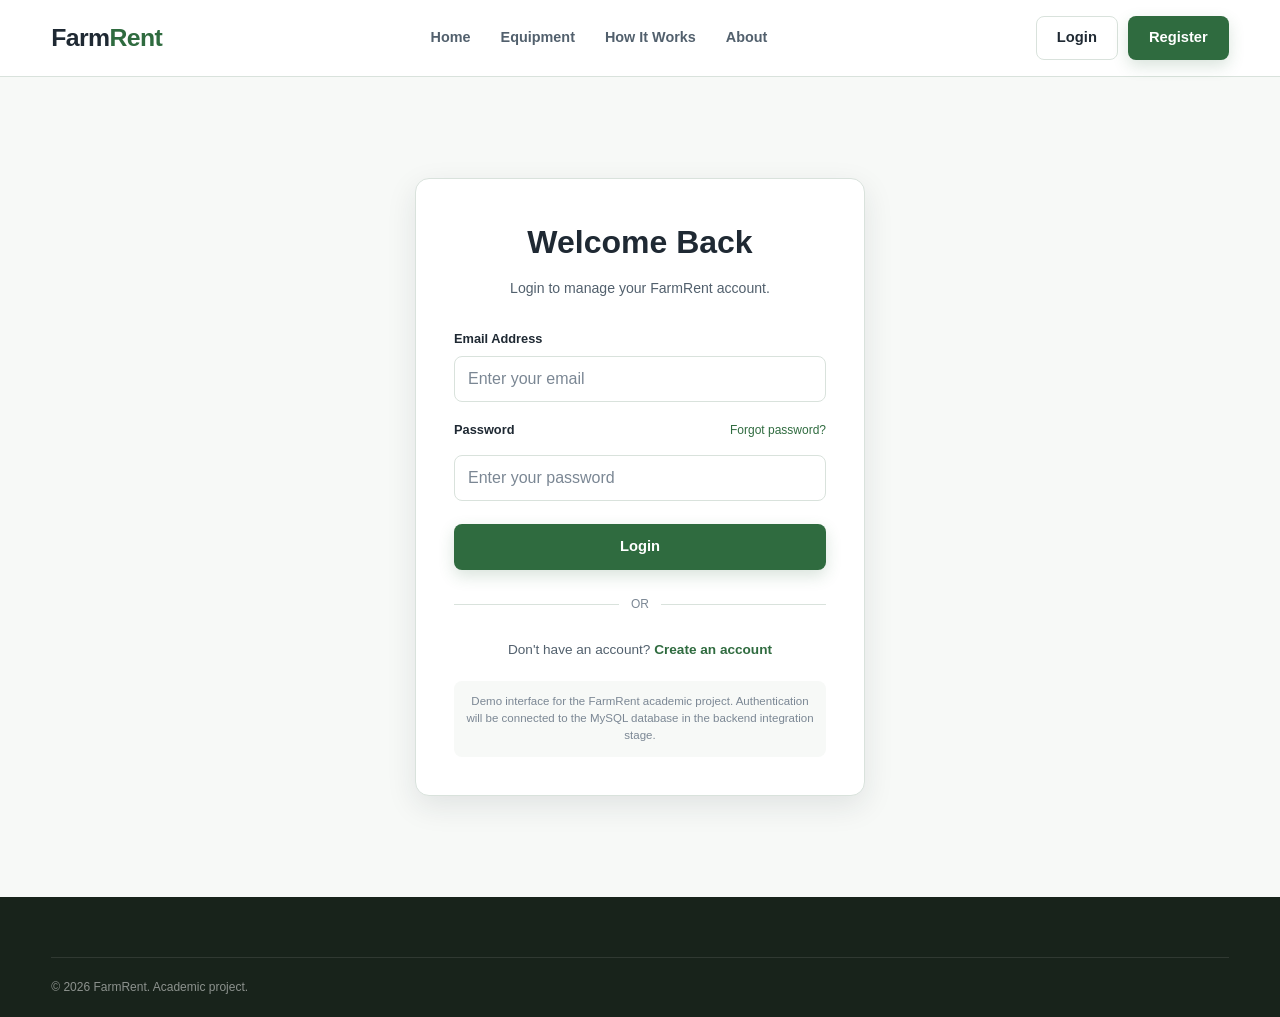
<file: frontend/login.html>
<!DOCTYPE html>
<html lang="en">
<head>
    <meta charset="UTF-8">
    <meta name="viewport" content="width=device-width, initial-scale=1.0">

    <title>Login | FarmRent</title>

    <meta
        name="description"
        content="Login to your FarmRent account."
    >

    <link rel="stylesheet" href="css/style.css">

    <style>
        .auth-page {
            min-height: calc(100vh - 80px);

            display: flex;
            align-items: center;
            justify-content: center;

            padding: 60px 20px;

            background: var(--background-soft);
        }

        .auth-card {
            width: 100%;
            max-width: 450px;

            padding: 38px;

            border: 1px solid var(--border);
            border-radius: var(--radius-md);

            background: #ffffff;
            box-shadow: var(--shadow-md);
        }

        .auth-header {
            margin-bottom: 30px;
            text-align: center;
        }

        .auth-header h1 {
            margin-bottom: 8px;
            font-size: 2rem;
        }

        .auth-header p {
            color: var(--text-medium);
            font-size: 0.88rem;
        }

        .form-group {
            display: flex;
            flex-direction: column;
            gap: 7px;

            margin-bottom: 18px;
        }

        .form-group label {
            color: var(--text-dark);
            font-size: 0.8rem;
            font-weight: 700;
        }

        .form-group input {
            width: 100%;
            height: 46px;

            padding: 0 13px;

            border: 1px solid var(--border);
            border-radius: var(--radius-sm);

            outline: none;

            color: var(--text-dark);
            background: #ffffff;
            font-family: inherit;
        }

        .form-group input:focus {
            border-color: var(--primary);
            box-shadow: 0 0 0 3px rgba(47, 107, 63, 0.1);
        }

        .password-row {
            display: flex;
            align-items: center;
            justify-content: space-between;

            margin-bottom: 7px;
        }

        .password-row label {
            margin: 0;
        }

        .forgot-password {
            color: var(--primary);
            font-size: 0.75rem;
            text-decoration: none;
        }

        .forgot-password:hover {
            text-decoration: underline;
        }

        .auth-button {
            width: 100%;
            height: 46px;

            margin-top: 5px;
        }

        .form-message {
            display: none;

            margin-bottom: 15px;
            padding: 11px 13px;

            border-radius: var(--radius-sm);

            background: #fff3f3;
            color: #b42318;

            font-size: 0.8rem;
        }

        .form-message.show {
            display: block;
        }

        .auth-divider {
            display: flex;
            align-items: center;
            gap: 12px;

            margin: 25px 0;

            color: var(--text-light);
            font-size: 0.75rem;
        }

        .auth-divider::before,
        .auth-divider::after {
            content: "";

            flex: 1;

            height: 1px;

            background: var(--border);
        }

        .register-text {
            text-align: center;

            color: var(--text-medium);
            font-size: 0.85rem;
        }

        .register-text a {
            color: var(--primary);
            font-weight: 700;
            text-decoration: none;
        }

        .register-text a:hover {
            text-decoration: underline;
        }

        .demo-note {
            margin-top: 20px;
            padding: 12px;

            border-radius: var(--radius-sm);

            background: var(--background-soft);

            color: var(--text-light);
            font-size: 0.72rem;
            line-height: 1.5;
            text-align: center;
        }

        @media (max-width: 500px) {
            .auth-page {
                padding: 35px 15px;
            }

            .auth-card {
                padding: 28px 22px;
            }
        }
    </style>
</head>

<body>

    <!-- =========================
         Navigation
    ========================== -->

    <header class="navbar">

        <div class="container nav-content">

            <a href="index.html" class="logo">
                Farm<span>Rent</span>
            </a>

            <nav class="nav-links">
                <a href="index.html">Home</a>
                <a href="equipment.html">Equipment</a>
                <a href="index.html#how-it-works">
                    How It Works
                </a>
                <a href="index.html#about">
                    About
                </a>
            </nav>

            <div class="nav-actions">

                <a
                    href="login.html"
                    class="btn btn-outline"
                >
                    Login
                </a>

                <a
                    href="register.html"
                    class="btn btn-primary"
                >
                    Register
                </a>

            </div>

        </div>

    </header>


    <!-- =========================
         Login
    ========================== -->

    <main class="auth-page">

        <section class="auth-card">

            <div class="auth-header">

                <h1>
                    Welcome Back
                </h1>

                <p>
                    Login to manage your FarmRent account.
                </p>

            </div>


            <form id="loginForm">

                <div class="form-group">

                    <label for="email">
                        Email Address
                    </label>

                    <input
                        type="email"
                        id="email"
                        name="email"
                        placeholder="Enter your email"
                        autocomplete="email"
                        required
                    >

                </div>


                <div class="form-group">

                    <div class="password-row">

                        <label for="password">
                            Password
                        </label>

                        <a
                            href="#"
                            class="forgot-password"
                            id="forgotPassword"
                        >
                            Forgot password?
                        </a>

                    </div>

                    <input
                        type="password"
                        id="password"
                        name="password"
                        placeholder="Enter your password"
                        autocomplete="current-password"
                        required
                    >

                </div>


                <div
                    id="loginMessage"
                    class="form-message"
                ></div>


                <button
                    type="submit"
                    class="btn btn-primary auth-button"
                >
                    Login
                </button>

            </form>


            <div class="auth-divider">
                OR
            </div>


            <p class="register-text">

                Don't have an account?

                <a href="register.html">
                    Create an account
                </a>

            </p>


            <div class="demo-note">

                Demo interface for the FarmRent academic project.
                Authentication will be connected to the MySQL
                database in the backend integration stage.

            </div>

        </section>

    </main>


    <!-- =========================
         Footer
    ========================== -->

    <footer class="footer">

        <div class="container footer-bottom">

            <p>
                © 2026 FarmRent. Academic project.
            </p>

        </div>

    </footer>


    <script src="js/auth.js"></script>

</body>
</html>
</file>
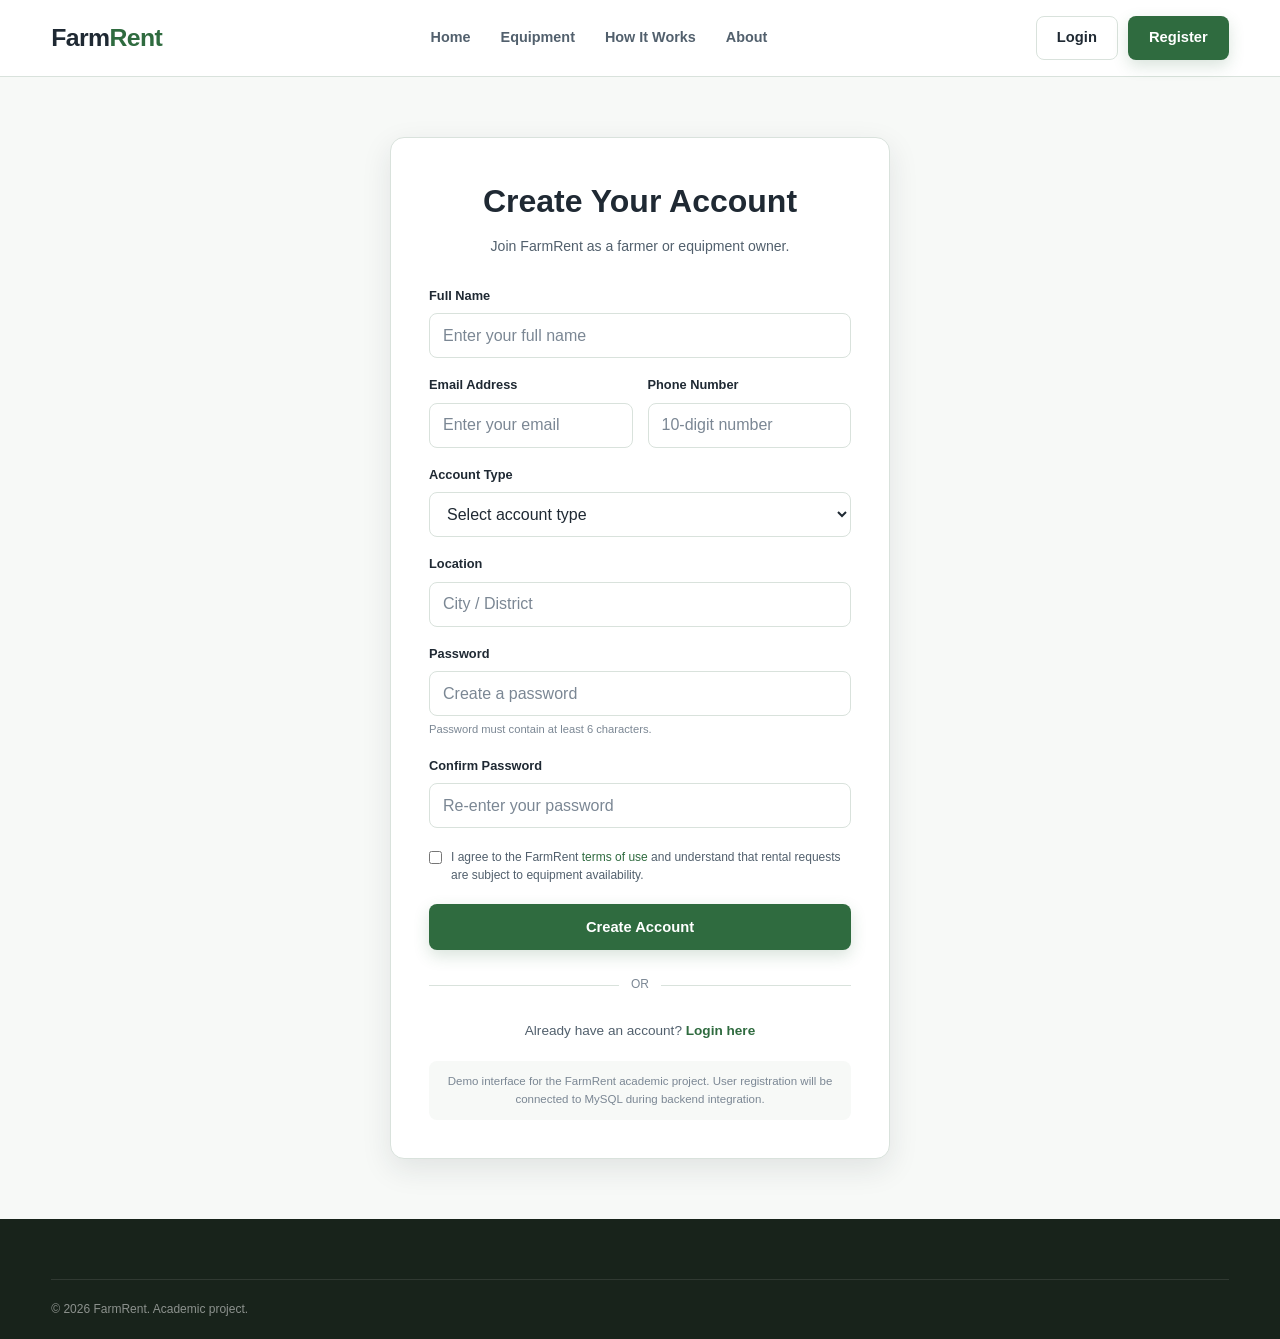
<file: frontend/register.html>
<!DOCTYPE html>
<html lang="en">
<head>
    <meta charset="UTF-8">
    <meta name="viewport" content="width=device-width, initial-scale=1.0">

    <title>Register | FarmRent</title>

    <meta
        name="description"
        content="Create a FarmRent account to rent or list agricultural equipment."
    >

    <link rel="stylesheet" href="css/style.css">

    <style>
        .auth-page {
            min-height: calc(100vh - 80px);

            display: flex;
            align-items: center;
            justify-content: center;

            padding: 60px 20px;

            background: var(--background-soft);
        }

        .auth-card {
            width: 100%;
            max-width: 500px;

            padding: 38px;

            border: 1px solid var(--border);
            border-radius: var(--radius-md);

            background: #ffffff;
            box-shadow: var(--shadow-md);
        }

        .auth-header {
            margin-bottom: 28px;
            text-align: center;
        }

        .auth-header h1 {
            margin-bottom: 8px;
            font-size: 2rem;
        }

        .auth-header p {
            color: var(--text-medium);
            font-size: 0.88rem;
        }

        .form-group {
            display: flex;
            flex-direction: column;
            gap: 7px;

            margin-bottom: 17px;
        }

        .form-group label {
            color: var(--text-dark);
            font-size: 0.8rem;
            font-weight: 700;
        }

        .form-group input,
        .form-group select {
            width: 100%;
            height: 45px;

            padding: 0 13px;

            border: 1px solid var(--border);
            border-radius: var(--radius-sm);

            outline: none;

            color: var(--text-dark);
            background: #ffffff;
            font-family: inherit;
        }

        .form-group input:focus,
        .form-group select:focus {
            border-color: var(--primary);
            box-shadow: 0 0 0 3px rgba(47, 107, 63, 0.1);
        }

        .form-row {
            display: grid;
            grid-template-columns: 1fr 1fr;
            gap: 15px;
        }

        .password-help {
            margin-top: -2px;

            color: var(--text-light);
            font-size: 0.7rem;
        }

        .terms {
            display: flex;
            align-items: flex-start;
            gap: 9px;

            margin: 20px 0;

            color: var(--text-medium);
            font-size: 0.75rem;
            line-height: 1.5;
        }

        .terms input {
            width: 15px;
            height: 15px;

            margin-top: 2px;

            accent-color: var(--primary);
        }

        .terms a {
            color: var(--primary);
            text-decoration: none;
        }

        .terms a:hover {
            text-decoration: underline;
        }

        .auth-button {
            width: 100%;
            height: 46px;
        }

        .form-message {
            display: none;

            margin-bottom: 15px;
            padding: 11px 13px;

            border-radius: var(--radius-sm);

            font-size: 0.8rem;
        }

        .form-message.error {
            display: block;

            background: #fff3f3;
            color: #b42318;
        }

        .form-message.success {
            display: block;

            background: #edf7ee;
            color: var(--success);
        }

        .auth-divider {
            display: flex;
            align-items: center;
            gap: 12px;

            margin: 25px 0;

            color: var(--text-light);
            font-size: 0.75rem;
        }

        .auth-divider::before,
        .auth-divider::after {
            content: "";

            flex: 1;

            height: 1px;

            background: var(--border);
        }

        .login-text {
            text-align: center;

            color: var(--text-medium);
            font-size: 0.85rem;
        }

        .login-text a {
            color: var(--primary);
            font-weight: 700;
            text-decoration: none;
        }

        .login-text a:hover {
            text-decoration: underline;
        }

        .demo-note {
            margin-top: 20px;
            padding: 12px;

            border-radius: var(--radius-sm);

            background: var(--background-soft);

            color: var(--text-light);
            font-size: 0.72rem;
            line-height: 1.5;
            text-align: center;
        }

        @media (max-width: 550px) {
            .auth-page {
                padding: 35px 15px;
            }

            .auth-card {
                padding: 28px 22px;
            }

            .form-row {
                grid-template-columns: 1fr;
                gap: 0;
            }
        }
    </style>
</head>

<body>

    <!-- =========================
         Navigation
    ========================== -->

    <header class="navbar">

        <div class="container nav-content">

            <a href="index.html" class="logo">
                Farm<span>Rent</span>
            </a>

            <nav class="nav-links">
                <a href="index.html">Home</a>

                <a href="equipment.html">
                    Equipment
                </a>

                <a href="index.html#how-it-works">
                    How It Works
                </a>

                <a href="index.html#about">
                    About
                </a>
            </nav>

            <div class="nav-actions">

                <a
                    href="login.html"
                    class="btn btn-outline"
                >
                    Login
                </a>

                <a
                    href="register.html"
                    class="btn btn-primary"
                >
                    Register
                </a>

            </div>

        </div>

    </header>


    <!-- =========================
         Registration
    ========================== -->

    <main class="auth-page">

        <section class="auth-card">

            <div class="auth-header">

                <h1>
                    Create Your Account
                </h1>

                <p>
                    Join FarmRent as a farmer or equipment owner.
                </p>

            </div>


            <form id="registerForm">

                <!-- Name -->

                <div class="form-group">

                    <label for="fullName">
                        Full Name
                    </label>

                    <input
                        type="text"
                        id="fullName"
                        name="fullName"
                        placeholder="Enter your full name"
                        autocomplete="name"
                        required
                    >

                </div>


                <!-- Email and Phone -->

                <div class="form-row">

                    <div class="form-group">

                        <label for="email">
                            Email Address
                        </label>

                        <input
                            type="email"
                            id="email"
                            name="email"
                            placeholder="Enter your email"
                            autocomplete="email"
                            required
                        >

                    </div>


                    <div class="form-group">

                        <label for="phone">
                            Phone Number
                        </label>

                        <input
                            type="tel"
                            id="phone"
                            name="phone"
                            placeholder="10-digit number"
                            pattern="[0-9]{10}"
                            maxlength="10"
                            autocomplete="tel"
                            required
                        >

                    </div>

                </div>


                <!-- Role -->

                <div class="form-group">

                    <label for="role">
                        Account Type
                    </label>

                    <select
                        id="role"
                        name="role"
                        required
                    >

                        <option value="">
                            Select account type
                        </option>

                        <option value="farmer">
                            Farmer
                        </option>

                        <option value="owner">
                            Equipment Owner
                        </option>

                    </select>

                </div>


                <!-- Location -->

                <div class="form-group">

                    <label for="location">
                        Location
                    </label>

                    <input
                        type="text"
                        id="location"
                        name="location"
                        placeholder="City / District"
                        autocomplete="address-level2"
                        required
                    >

                </div>


                <!-- Password -->

                <div class="form-group">

                    <label for="password">
                        Password
                    </label>

                    <input
                        type="password"
                        id="password"
                        name="password"
                        placeholder="Create a password"
                        minlength="6"
                        autocomplete="new-password"
                        required
                    >

                    <span class="password-help">
                        Password must contain at least 6 characters.
                    </span>

                </div>


                <!-- Confirm Password -->

                <div class="form-group">

                    <label for="confirmPassword">
                        Confirm Password
                    </label>

                    <input
                        type="password"
                        id="confirmPassword"
                        name="confirmPassword"
                        placeholder="Re-enter your password"
                        minlength="6"
                        autocomplete="new-password"
                        required
                    >

                </div>


                <!-- Terms -->

                <label class="terms">

                    <input
                        type="checkbox"
                        id="terms"
                        required
                    >

                    <span>
                        I agree to the FarmRent
                        <a href="#">
                            terms of use
                        </a>
                        and understand that rental requests
                        are subject to equipment availability.
                    </span>

                </label>


                <!-- Message -->

                <div
                    id="registerMessage"
                    class="form-message"
                ></div>


                <!-- Submit -->

                <button
                    type="submit"
                    class="btn btn-primary auth-button"
                >
                    Create Account
                </button>

            </form>


            <div class="auth-divider">
                OR
            </div>


            <p class="login-text">

                Already have an account?

                <a href="login.html">
                    Login here
                </a>

            </p>


            <div class="demo-note">

                Demo interface for the FarmRent academic project.
                User registration will be connected to MySQL
                during backend integration.

            </div>

        </section>

    </main>


    <!-- =========================
         Footer
    ========================== -->

    <footer class="footer">

        <div class="container footer-bottom">

            <p>
                © 2026 FarmRent. Academic project.
            </p>

        </div>

    </footer>


    <script src="js/auth.js"></script>

</body>
</html>
</file>
<file: frontend/css/style.css>
/* =========================================================
   FarmRent - Main Stylesheet
   ========================================================= */


/* =========================================================
   1. Global Variables
   ========================================================= */

:root {
    --primary: #2f6b3f;
    --primary-dark: #214d2d;
    --primary-light: #e9f4eb;

    --accent: #dcae4a;
    --accent-light: #fff7e4;

    --text-dark: #1f2933;
    --text-medium: #52606d;
    --text-light: #7b8794;

    --background: #ffffff;
    --background-soft: #f7f9f7;
    --border: #d9e2dc;

    --success: #2e7d32;
    --danger: #c62828;

    --shadow-sm: 0 4px 14px rgba(31, 41, 51, 0.06);
    --shadow-md: 0 10px 30px rgba(31, 41, 51, 0.10);
    --shadow-lg: 0 20px 50px rgba(31, 41, 51, 0.14);

    --radius-sm: 8px;
    --radius-md: 14px;
    --radius-lg: 22px;

    --container-width: 1180px;

    --transition: 0.25s ease;
}


/* =========================================================
   2. Reset
   ========================================================= */

* {
    margin: 0;
    padding: 0;
    box-sizing: border-box;
}

html {
    scroll-behavior: smooth;
}

body {
    font-family:
        Inter,
        -apple-system,
        BlinkMacSystemFont,
        "Segoe UI",
        Roboto,
        Arial,
        sans-serif;

    background: var(--background);
    color: var(--text-dark);
    line-height: 1.6;
}

a {
    color: inherit;
    text-decoration: none;
}

button,
input,
select {
    font: inherit;
}

button {
    cursor: pointer;
}

img {
    max-width: 100%;
    display: block;
}


/* =========================================================
   3. Reusable Layout
   ========================================================= */

.container {
    width: min(92%, var(--container-width));
    margin: 0 auto;
}

.section {
    padding: 90px 0;
}

.section-heading {
    max-width: 680px;
    margin-bottom: 45px;
}

.section-heading-row {
    max-width: none;

    display: flex;
    align-items: flex-end;
    justify-content: space-between;
    gap: 30px;
}

.section-label {
    display: inline-block;

    margin-bottom: 10px;

    color: var(--primary);
    font-size: 0.82rem;
    font-weight: 700;

    text-transform: uppercase;
    letter-spacing: 1.2px;
}

.section-heading h2 {
    margin-bottom: 12px;

    font-size: clamp(2rem, 4vw, 2.8rem);
    line-height: 1.15;
}

.section-heading p {
    color: var(--text-medium);
}


/* =========================================================
   4. Buttons
   ========================================================= */

.btn {
    display: inline-flex;
    align-items: center;
    justify-content: center;

    min-height: 44px;
    padding: 0 20px;

    border: 1px solid transparent;
    border-radius: var(--radius-sm);

    font-size: 0.92rem;
    font-weight: 700;

    transition:
        transform var(--transition),
        background var(--transition),
        color var(--transition),
        border-color var(--transition),
        box-shadow var(--transition);
}

.btn:hover {
    transform: translateY(-2px);
}

.btn-primary {
    background: var(--primary);
    color: #ffffff;

    box-shadow: 0 6px 16px rgba(47, 107, 63, 0.18);
}

.btn-primary:hover {
    background: var(--primary-dark);
}

.btn-outline {
    border-color: var(--border);
    background: #ffffff;
    color: var(--text-dark);
}

.btn-outline:hover {
    border-color: var(--primary);
    color: var(--primary);
}

.btn-large {
    min-height: 52px;
    padding: 0 26px;
}

.small-btn {
    display: inline-flex;
    align-items: center;
    justify-content: center;

    min-height: 36px;
    padding: 0 14px;

    border-radius: 7px;

    background: var(--primary-light);
    color: var(--primary);

    font-size: 0.8rem;
    font-weight: 700;

    transition: var(--transition);
}

.small-btn:hover {
    background: var(--primary);
    color: #ffffff;
}

.text-link {
    color: var(--primary);
    font-weight: 700;
}

.text-link:hover {
    color: var(--primary-dark);
}


/* =========================================================
   5. Navigation
   ========================================================= */

.navbar {
    position: sticky;
    top: 0;
    z-index: 100;

    background: rgba(255, 255, 255, 0.96);
    border-bottom: 1px solid var(--border);

    backdrop-filter: blur(12px);
}

.nav-content {
    min-height: 76px;

    display: flex;
    align-items: center;
    justify-content: space-between;

    gap: 30px;
}

.logo {
    color: var(--text-dark);

    font-size: 1.55rem;
    font-weight: 800;
    letter-spacing: -0.6px;
}

.logo span {
    color: var(--primary);
}

.nav-links {
    display: flex;
    align-items: center;
    gap: 30px;
}

.nav-links a {
    position: relative;

    color: var(--text-medium);

    font-size: 0.9rem;
    font-weight: 600;

    transition: color var(--transition);
}

.nav-links a:hover,
.nav-links a.active {
    color: var(--primary);
}

.nav-links a.active::after {
    content: "";

    position: absolute;
    left: 0;
    right: 0;
    bottom: -27px;

    height: 2px;

    background: var(--primary);
}

.nav-actions {
    display: flex;
    align-items: center;
    gap: 10px;
}


/* =========================================================
   6. Hero
   ========================================================= */

.hero {
    min-height: 690px;

    display: flex;
    align-items: center;

    background:
        radial-gradient(
            circle at 85% 15%,
            rgba(220, 174, 74, 0.12),
            transparent 30%
        ),
        linear-gradient(
            135deg,
            #f5f9f5 0%,
            #ffffff 60%
        );

    border-bottom: 1px solid var(--border);
}

.hero-content {
    display: grid;
    grid-template-columns: 1.1fr 0.9fr;
    align-items: center;
    gap: 70px;

    padding: 80px 0;
}

.hero-badge {
    display: inline-flex;

    margin-bottom: 20px;
    padding: 7px 12px;

    border: 1px solid #cde2d2;
    border-radius: 999px;

    background: var(--primary-light);
    color: var(--primary);

    font-size: 0.78rem;
    font-weight: 700;
}

.hero-text h1 {
    max-width: 650px;

    margin-bottom: 22px;

    font-size: clamp(3rem, 5vw, 4.6rem);
    line-height: 1.05;
    letter-spacing: -2.5px;
}

.hero-text h1 span {
    display: block;
    color: var(--primary);
}

.hero-text > p {
    max-width: 590px;

    margin-bottom: 30px;

    color: var(--text-medium);

    font-size: 1.08rem;
}

.hero-actions {
    display: flex;
    flex-wrap: wrap;
    gap: 12px;
}


/* =========================================================
   7. Search Card
   ========================================================= */

.hero-card {
    padding: 30px;

    border: 1px solid var(--border);
    border-radius: var(--radius-lg);

    background: #ffffff;

    box-shadow: var(--shadow-lg);
}

.hero-card-header {
    display: flex;
    align-items: center;
    justify-content: space-between;

    margin-bottom: 24px;

    font-size: 1.05rem;
    font-weight: 800;
}

.status-dot {
    display: inline-flex;
    align-items: center;
    gap: 7px;

    color: var(--success);

    font-size: 0.78rem;
    font-weight: 700;
}

.status-dot::before {
    content: "";

    width: 7px;
    height: 7px;

    border-radius: 50%;
    background: var(--success);
}

.search-form {
    display: flex;
    flex-direction: column;
    gap: 18px;
}

.form-group {
    display: flex;
    flex-direction: column;
    gap: 7px;
}

.form-group label {
    color: var(--text-dark);

    font-size: 0.78rem;
    font-weight: 700;
}

.form-group input,
.form-group select {
    width: 100%;
    height: 46px;

    padding: 0 13px;

    border: 1px solid var(--border);
    border-radius: var(--radius-sm);

    outline: none;

    background: #ffffff;
    color: var(--text-dark);

    transition: var(--transition);
}

.form-group input::placeholder {
    color: var(--text-light);
}

.form-group input:focus,
.form-group select:focus {
    border-color: var(--primary);

    box-shadow:
        0 0 0 3px rgba(47, 107, 63, 0.10);
}

.search-row {
    display: grid;
    grid-template-columns: 1fr 1fr;
    gap: 14px;
}

.search-button {
    width: 100%;
    margin-top: 4px;
}


/* =========================================================
   8. Categories
   ========================================================= */

.categories {
    background: var(--background-soft);
}

.category-grid {
    display: grid;
    grid-template-columns: repeat(3, 1fr);
    gap: 18px;
}

.category-card {
    padding: 26px;

    border: 1px solid var(--border);
    border-radius: var(--radius-md);

    background: #ffffff;

    transition:
        transform var(--transition),
        box-shadow var(--transition),
        border-color var(--transition);
}

.category-card:hover {
    transform: translateY(-5px);

    border-color: #bfd5c4;

    box-shadow: var(--shadow-md);
}

.category-icon {
    width: 48px;
    height: 48px;

    display: flex;
    align-items: center;
    justify-content: center;

    margin-bottom: 18px;

    border-radius: 12px;

    background: var(--primary-light);
    color: var(--primary);

    font-size: 0.78rem;
    font-weight: 800;
}

.category-card h3 {
    margin-bottom: 7px;

    font-size: 1.08rem;
}

.category-card p {
    color: var(--text-medium);

    font-size: 0.88rem;
}


/* =========================================================
   9. Equipment Cards
   ========================================================= */

.featured {
    background: #ffffff;
}

.equipment-grid {
    display: grid;
    grid-template-columns: repeat(3, 1fr);
    gap: 22px;
}

.equipment-card {
    overflow: hidden;

    border: 1px solid var(--border);
    border-radius: var(--radius-md);

    background: #ffffff;

    box-shadow: var(--shadow-sm);

    transition:
        transform var(--transition),
        box-shadow var(--transition);
}

.equipment-card:hover {
    transform: translateY(-5px);
    box-shadow: var(--shadow-md);
}

.equipment-image {
    position: relative;

    height: 190px;

    display: flex;
    align-items: center;
    justify-content: center;

    background:
        linear-gradient(
            135deg,
            #edf5ee,
            #dcebdd
        );
}

.equipment-placeholder {
    color: #6a876e;

    font-size: 1.4rem;
    font-weight: 800;
    letter-spacing: 2px;
}

.equipment-tag {
    position: absolute;
    top: 14px;
    left: 14px;

    padding: 5px 9px;

    border-radius: 999px;

    background: #ffffff;
    color: var(--success);

    font-size: 0.7rem;
    font-weight: 700;

    box-shadow: var(--shadow-sm);
}

.equipment-info {
    padding: 22px;
}

.equipment-category {
    margin-bottom: 5px;

    color: var(--primary);

    font-size: 0.72rem;
    font-weight: 800;

    text-transform: uppercase;
    letter-spacing: 0.8px;
}

.equipment-info h3 {
    margin-bottom: 5px;

    font-size: 1.1rem;
}

.equipment-location {
    margin-bottom: 18px;

    color: var(--text-light);

    font-size: 0.82rem;
}

.equipment-footer {
    display: flex;
    align-items: center;
    justify-content: space-between;

    padding-top: 16px;

    border-top: 1px solid #edf0ed;
}

.equipment-footer strong {
    font-size: 1.1rem;
}

.equipment-footer span {
    color: var(--text-light);
    font-size: 0.78rem;
}


/* =========================================================
   10. How It Works
   ========================================================= */

.how-it-works {
    background: var(--background-soft);
}

.steps-grid {
    display: grid;
    grid-template-columns: repeat(4, 1fr);
    gap: 18px;
}

.step-card {
    position: relative;

    padding: 28px;

    border: 1px solid var(--border);
    border-radius: var(--radius-md);

    background: #ffffff;
}

.step-number {
    display: block;

    margin-bottom: 22px;

    color: var(--accent);

    font-size: 0.82rem;
    font-weight: 800;
}

.step-card h3 {
    margin-bottom: 9px;

    font-size: 1.08rem;
}

.step-card p {
    color: var(--text-medium);

    font-size: 0.87rem;
}


/* =========================================================
   11. About
   ========================================================= */

.about {
    background: #ffffff;
}

.about-content {
    display: grid;
    grid-template-columns: 1.2fr 0.8fr;
    align-items: center;
    gap: 80px;
}

.about-text h2 {
    max-width: 650px;

    margin-bottom: 20px;

    font-size: clamp(2rem, 4vw, 2.8rem);
    line-height: 1.15;
}

.about-text > p {
    max-width: 650px;

    margin-bottom: 15px;

    color: var(--text-medium);
}

.about-points {
    display: grid;
    grid-template-columns: 1fr 1fr;
    gap: 18px;

    margin-top: 30px;
}

.about-points div {
    padding: 18px;

    border-left: 3px solid var(--primary);

    background: var(--background-soft);
}

.about-points strong {
    display: block;

    margin-bottom: 4px;
}

.about-points span {
    color: var(--text-medium);

    font-size: 0.84rem;
}

.about-card {
    display: grid;
    grid-template-columns: 1fr;

    overflow: hidden;

    border-radius: var(--radius-lg);

    background: var(--primary);
    color: #ffffff;

    box-shadow: var(--shadow-lg);
}

.about-stat {
    padding: 28px;

    border-bottom: 1px solid rgba(255, 255, 255, 0.15);
}

.about-stat:last-child {
    border-bottom: 0;
}

.about-stat strong {
    display: block;

    margin-bottom: 4px;

    font-size: 2rem;
}

.about-stat span {
    color: rgba(255, 255, 255, 0.78);

    font-size: 0.85rem;
}


/* =========================================================
   12. Footer
   ========================================================= */

.footer {
    padding-top: 60px;

    background: #18231b;
    color: #ffffff;
}

.footer-content {
    display: flex;
    justify-content: space-between;
    gap: 80px;

    padding-bottom: 45px;
}

.footer-brand {
    max-width: 400px;
}

.footer .logo {
    color: #ffffff;
}

.footer-brand p {
    margin-top: 15px;

    color: rgba(255, 255, 255, 0.65);

    font-size: 0.88rem;
}

.footer-links {
    display: flex;
    gap: 90px;
}

.footer-links div {
    display: flex;
    flex-direction: column;
    gap: 10px;
}

.footer-links h4 {
    margin-bottom: 6px;

    font-size: 0.9rem;
}

.footer-links a {
    color: rgba(255, 255, 255, 0.65);

    font-size: 0.82rem;

    transition: color var(--transition);
}

.footer-links a:hover {
    color: #ffffff;
}

.footer-bottom {
    padding: 20px 0;

    border-top: 1px solid rgba(255, 255, 255, 0.1);

    color: rgba(255, 255, 255, 0.5);

    font-size: 0.75rem;
}


/* =========================================================
   13. Responsive Design
   ========================================================= */

@media (max-width: 1000px) {

    .hero-content {
        grid-template-columns: 1fr;

        gap: 45px;
    }

    .hero-text {
        max-width: 720px;
    }

    .category-grid {
        grid-template-columns: repeat(2, 1fr);
    }

    .equipment-grid {
        grid-template-columns: repeat(2, 1fr);
    }

    .steps-grid {
        grid-template-columns: repeat(2, 1fr);
    }

    .about-content {
        grid-template-columns: 1fr;

        gap: 45px;
    }
}


@media (max-width: 760px) {

    .section {
        padding: 65px 0;
    }

    .nav-content {
        min-height: 68px;
    }

    .nav-links {
        display: none;
    }

    .nav-actions .btn-outline {
        display: none;
    }

    .hero {
        min-height: auto;
    }

    .hero-content {
        padding: 65px 0;
    }

    .hero-text h1 {
        letter-spacing: -1.5px;
    }

    .search-row {
        grid-template-columns: 1fr;
    }

    .category-grid,
    .equipment-grid,
    .steps-grid {
        grid-template-columns: 1fr;
    }

    .section-heading-row {
        align-items: flex-start;
        flex-direction: column;
    }

    .about-points {
        grid-template-columns: 1fr;
    }

    .footer-content {
        flex-direction: column;
        gap: 40px;
    }

    .footer-links {
        gap: 55px;
    }
}


@media (max-width: 480px) {

    .hero-actions {
        flex-direction: column;
    }

    .hero-actions .btn {
        width: 100%;
    }

    .hero-card {
        padding: 20px;
    }

    .nav-actions .btn-primary {
        padding: 0 13px;
    }

    .footer-links {
        flex-direction: column;
        gap: 30px;
    }
}
</file>
